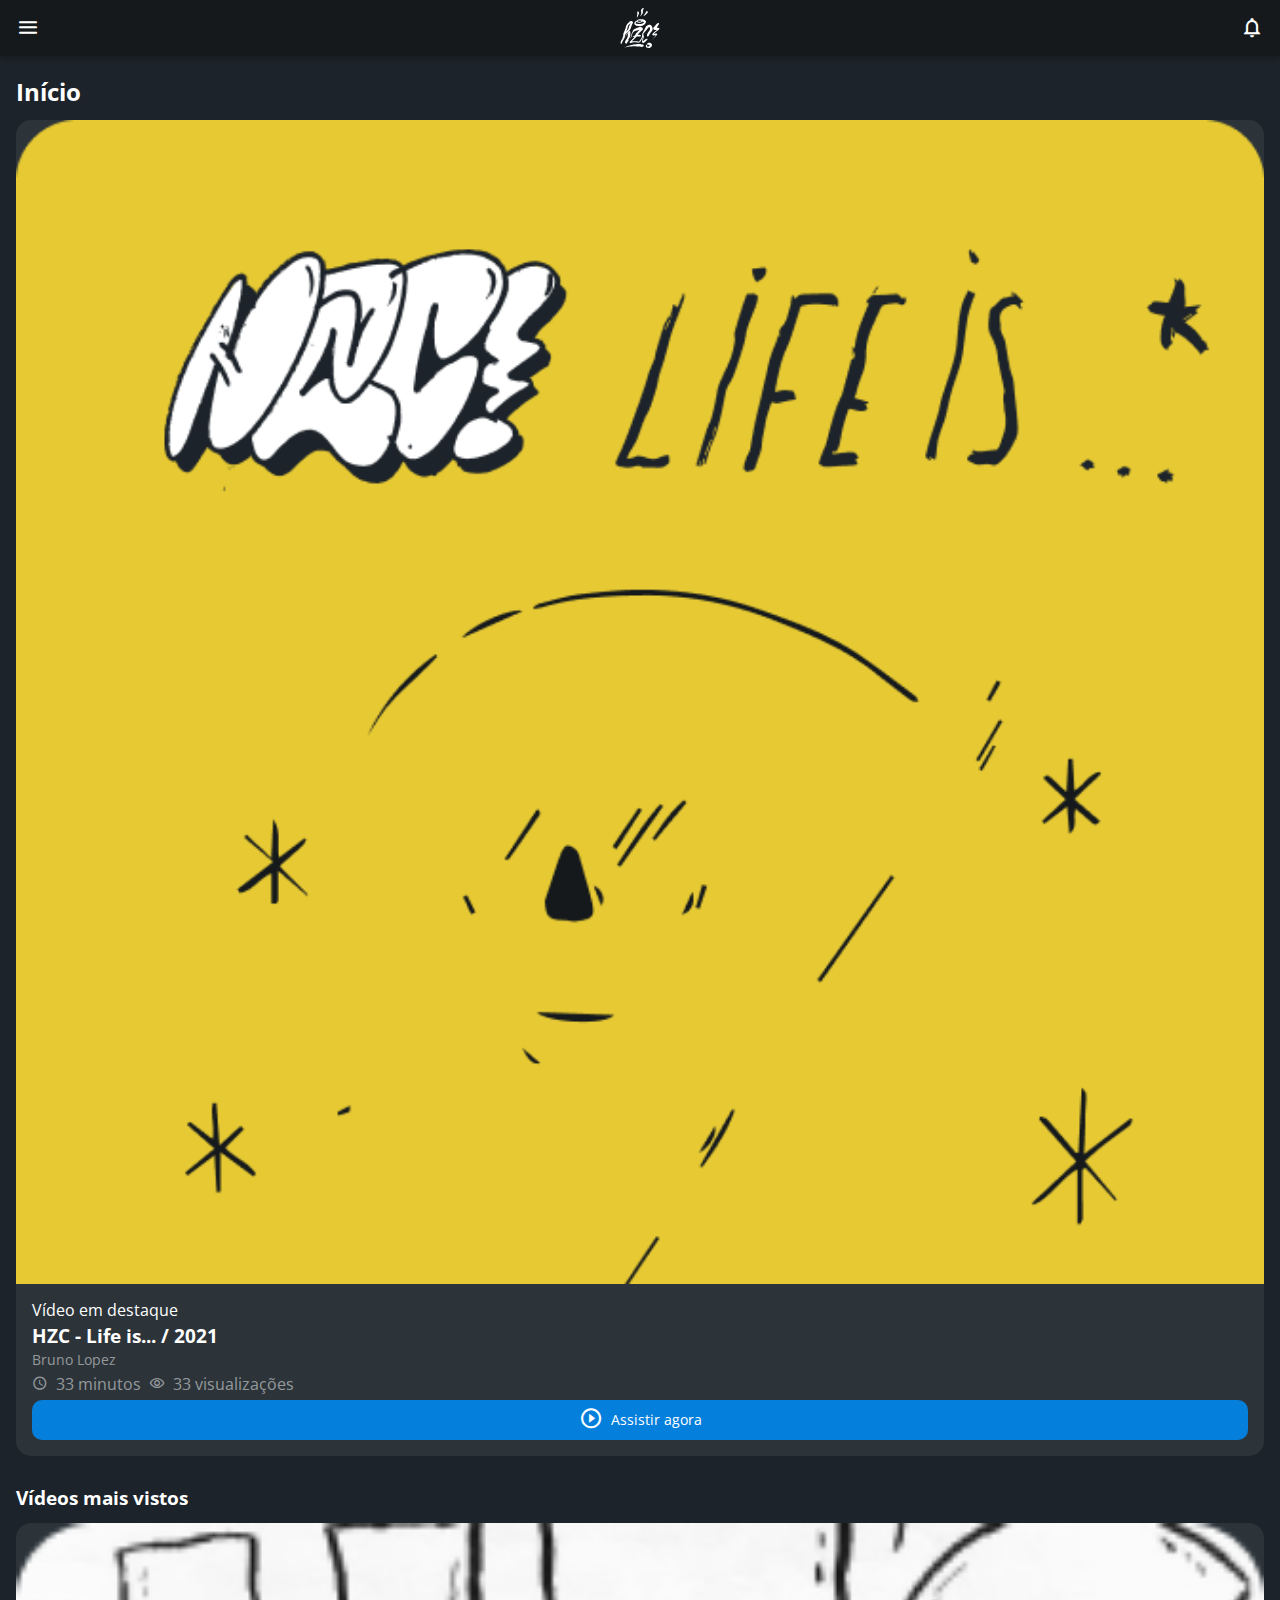
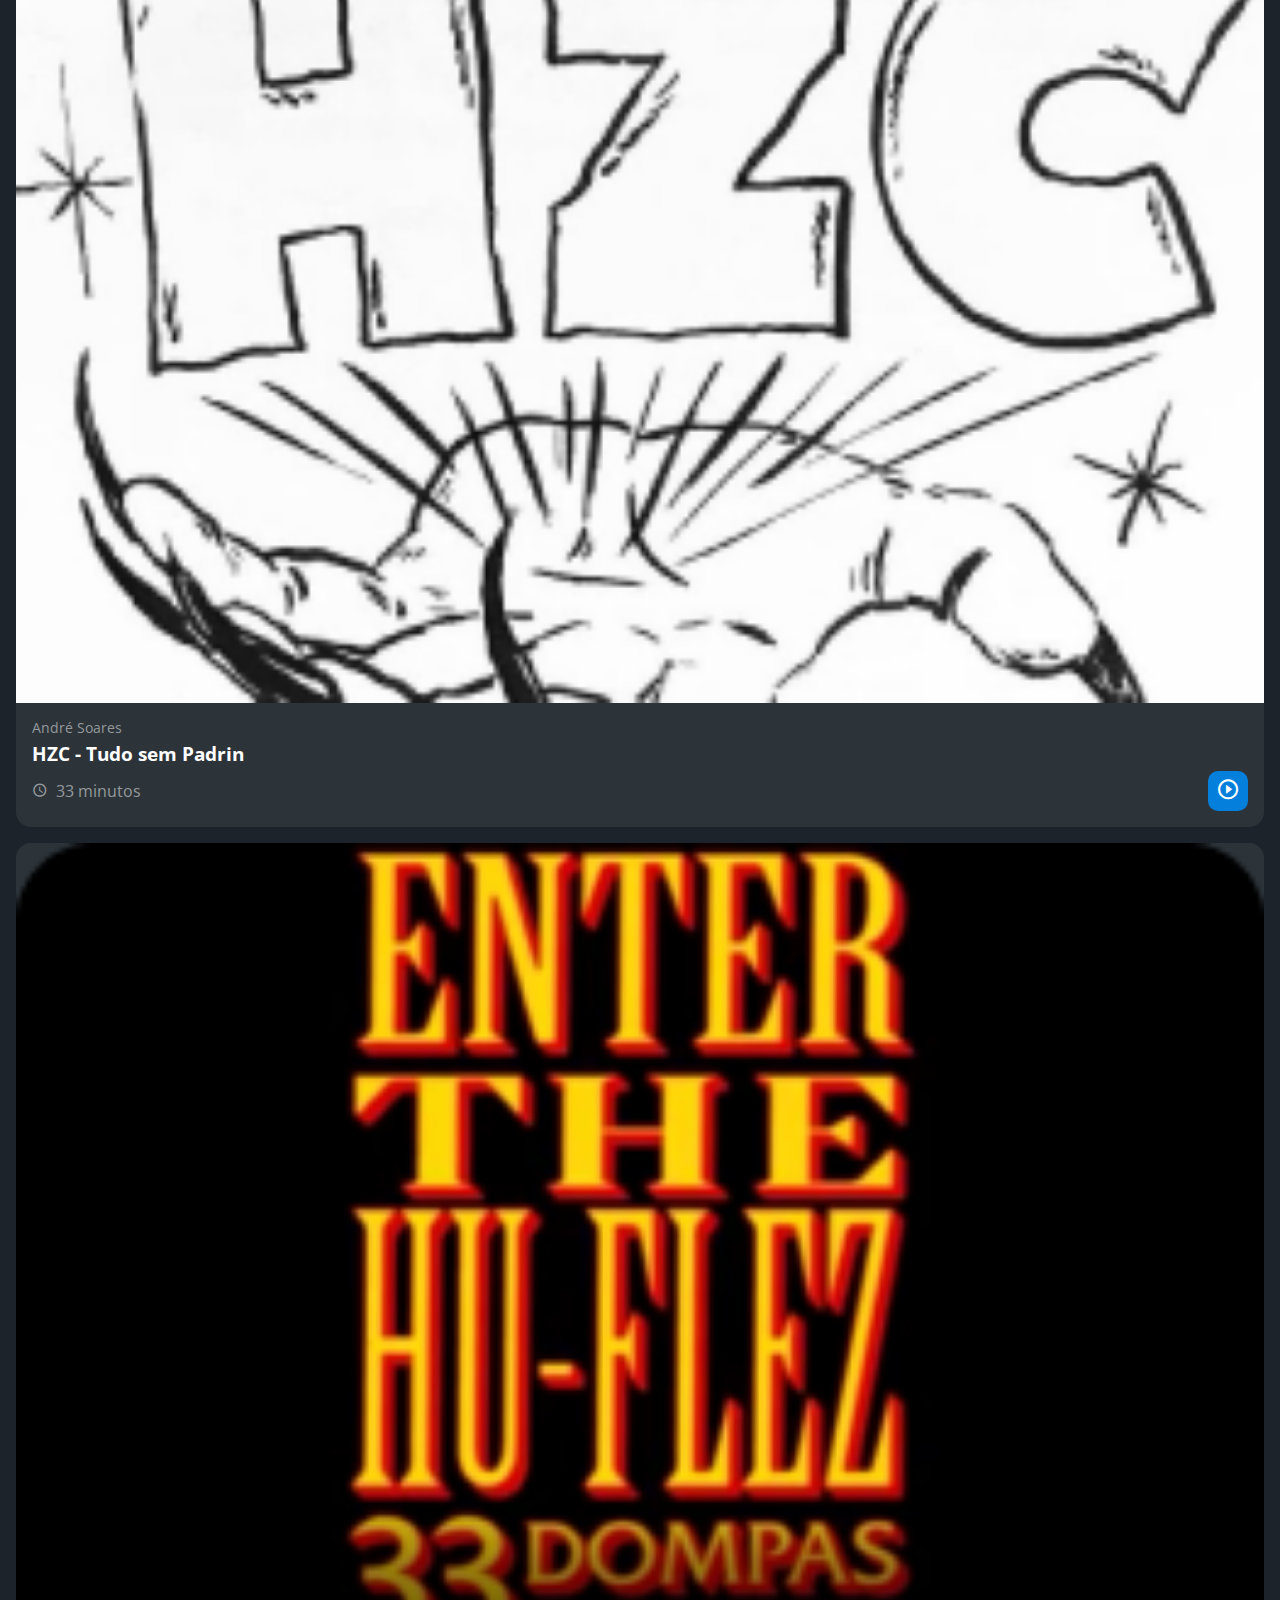
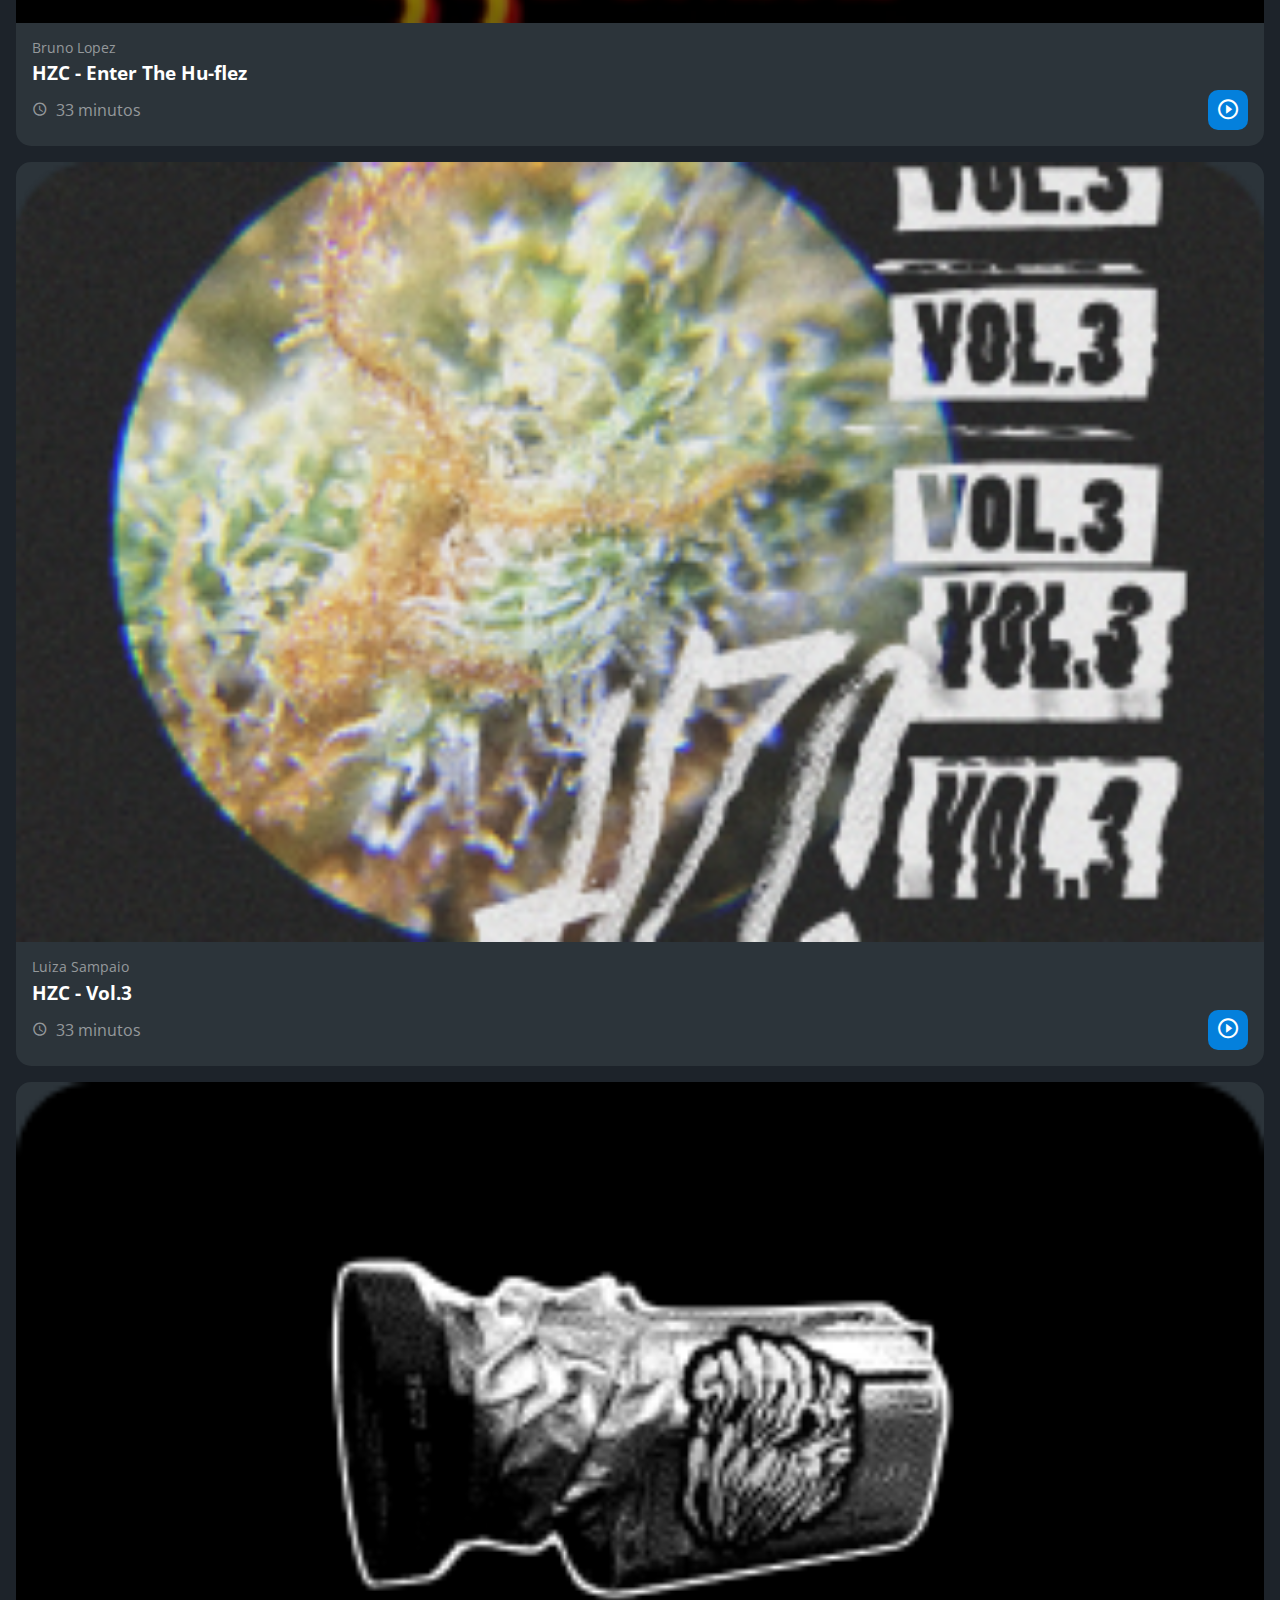
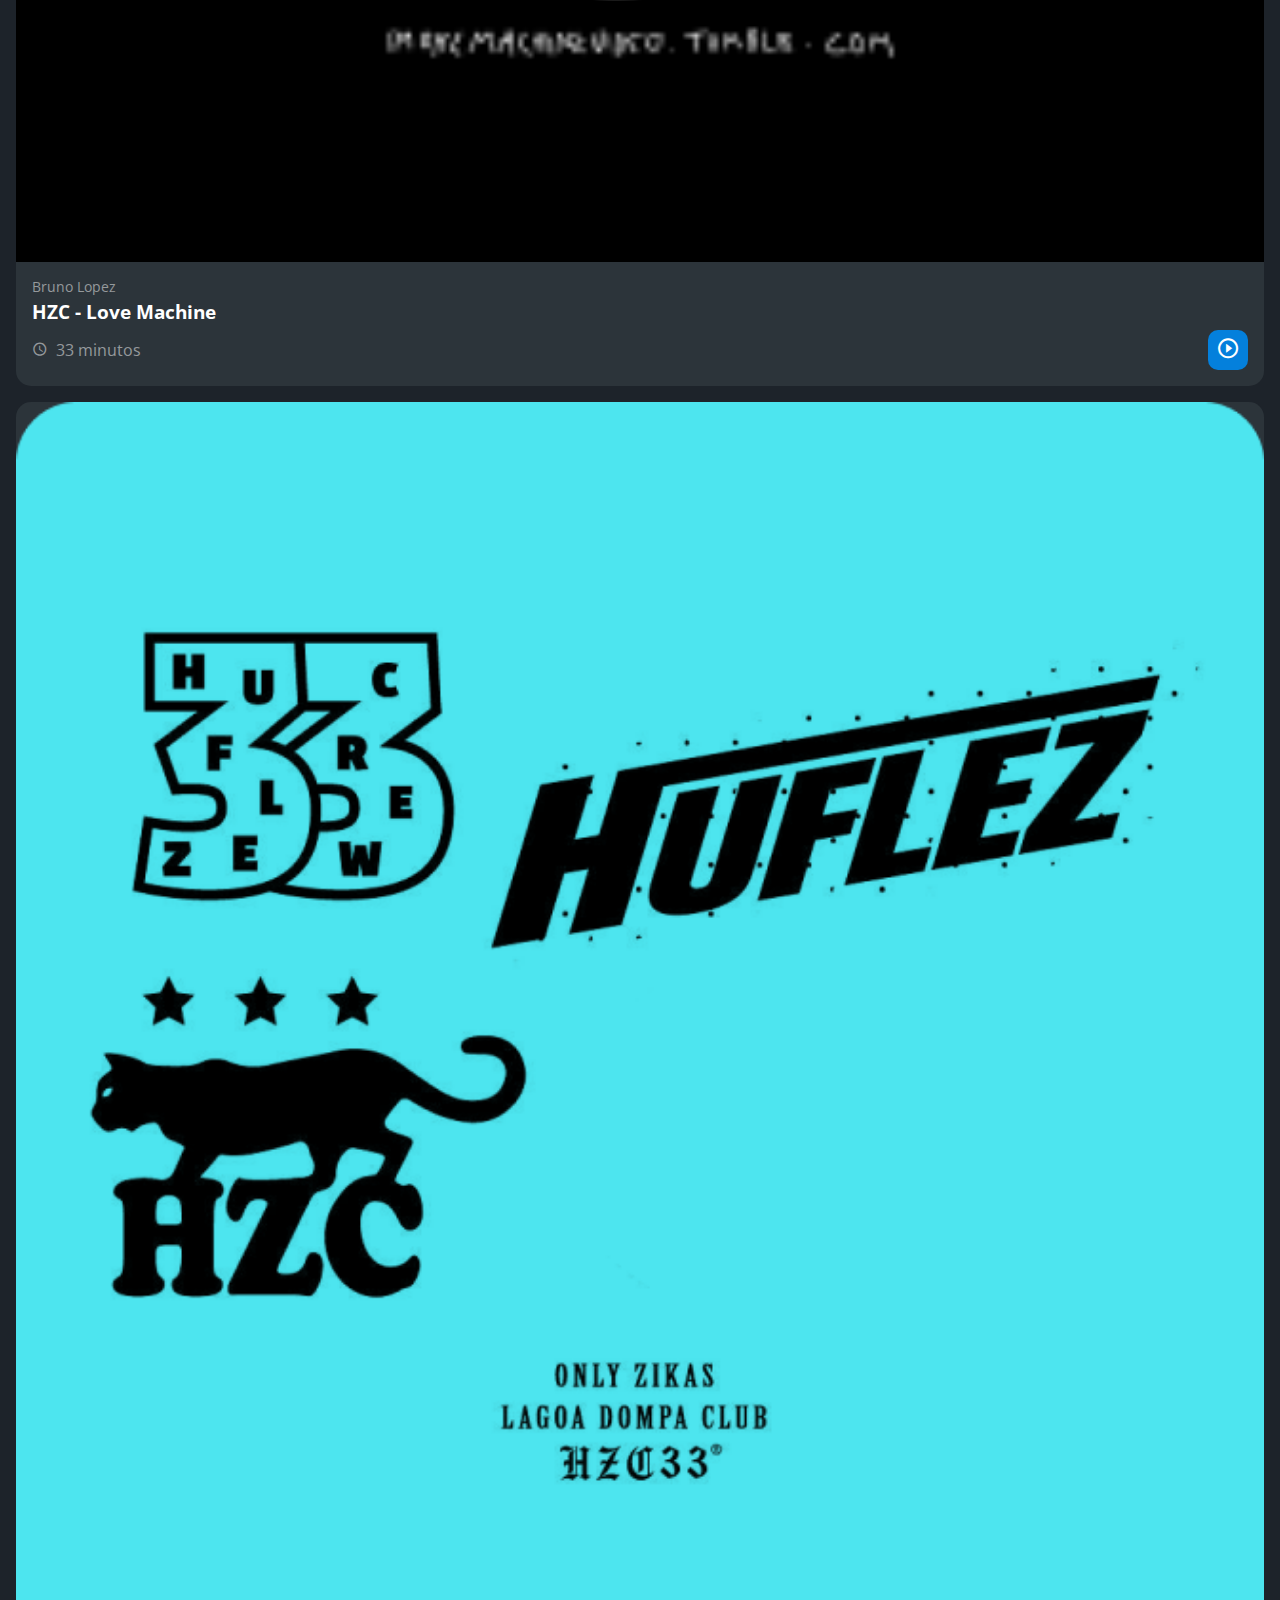
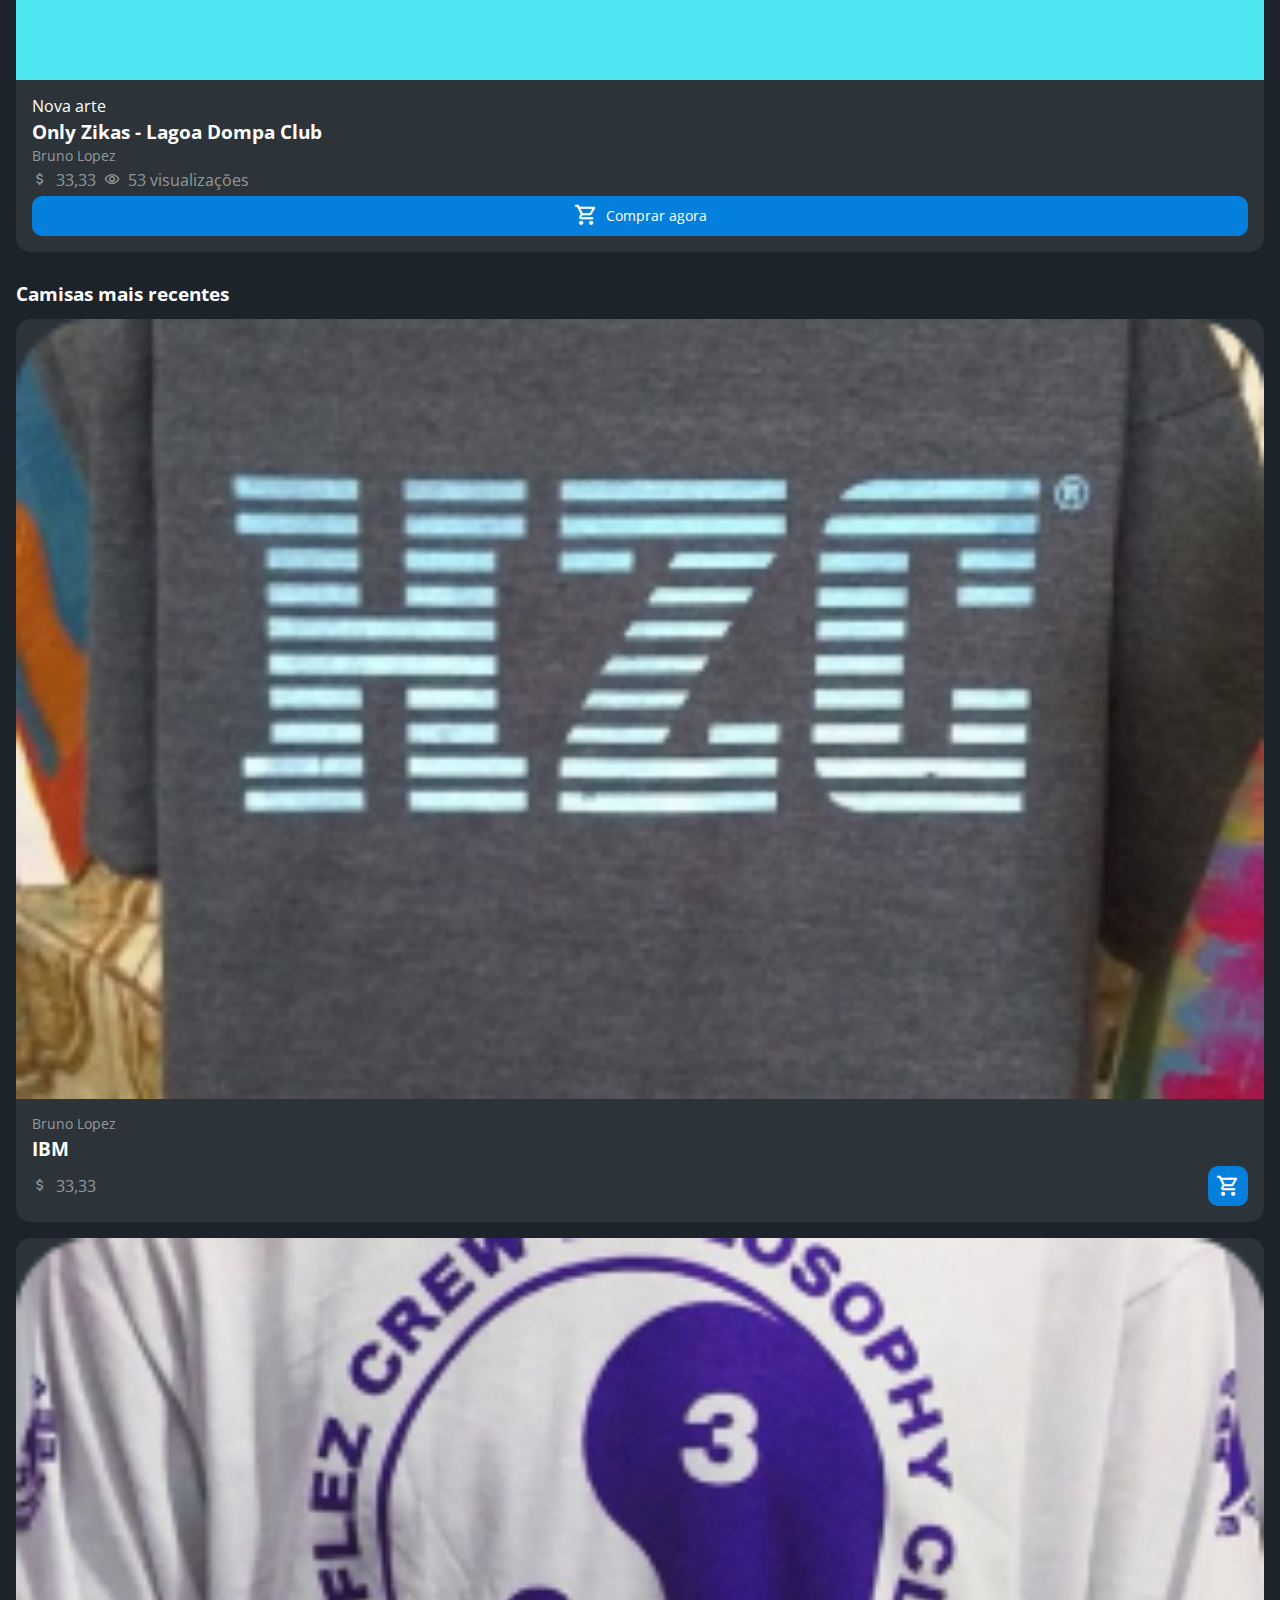
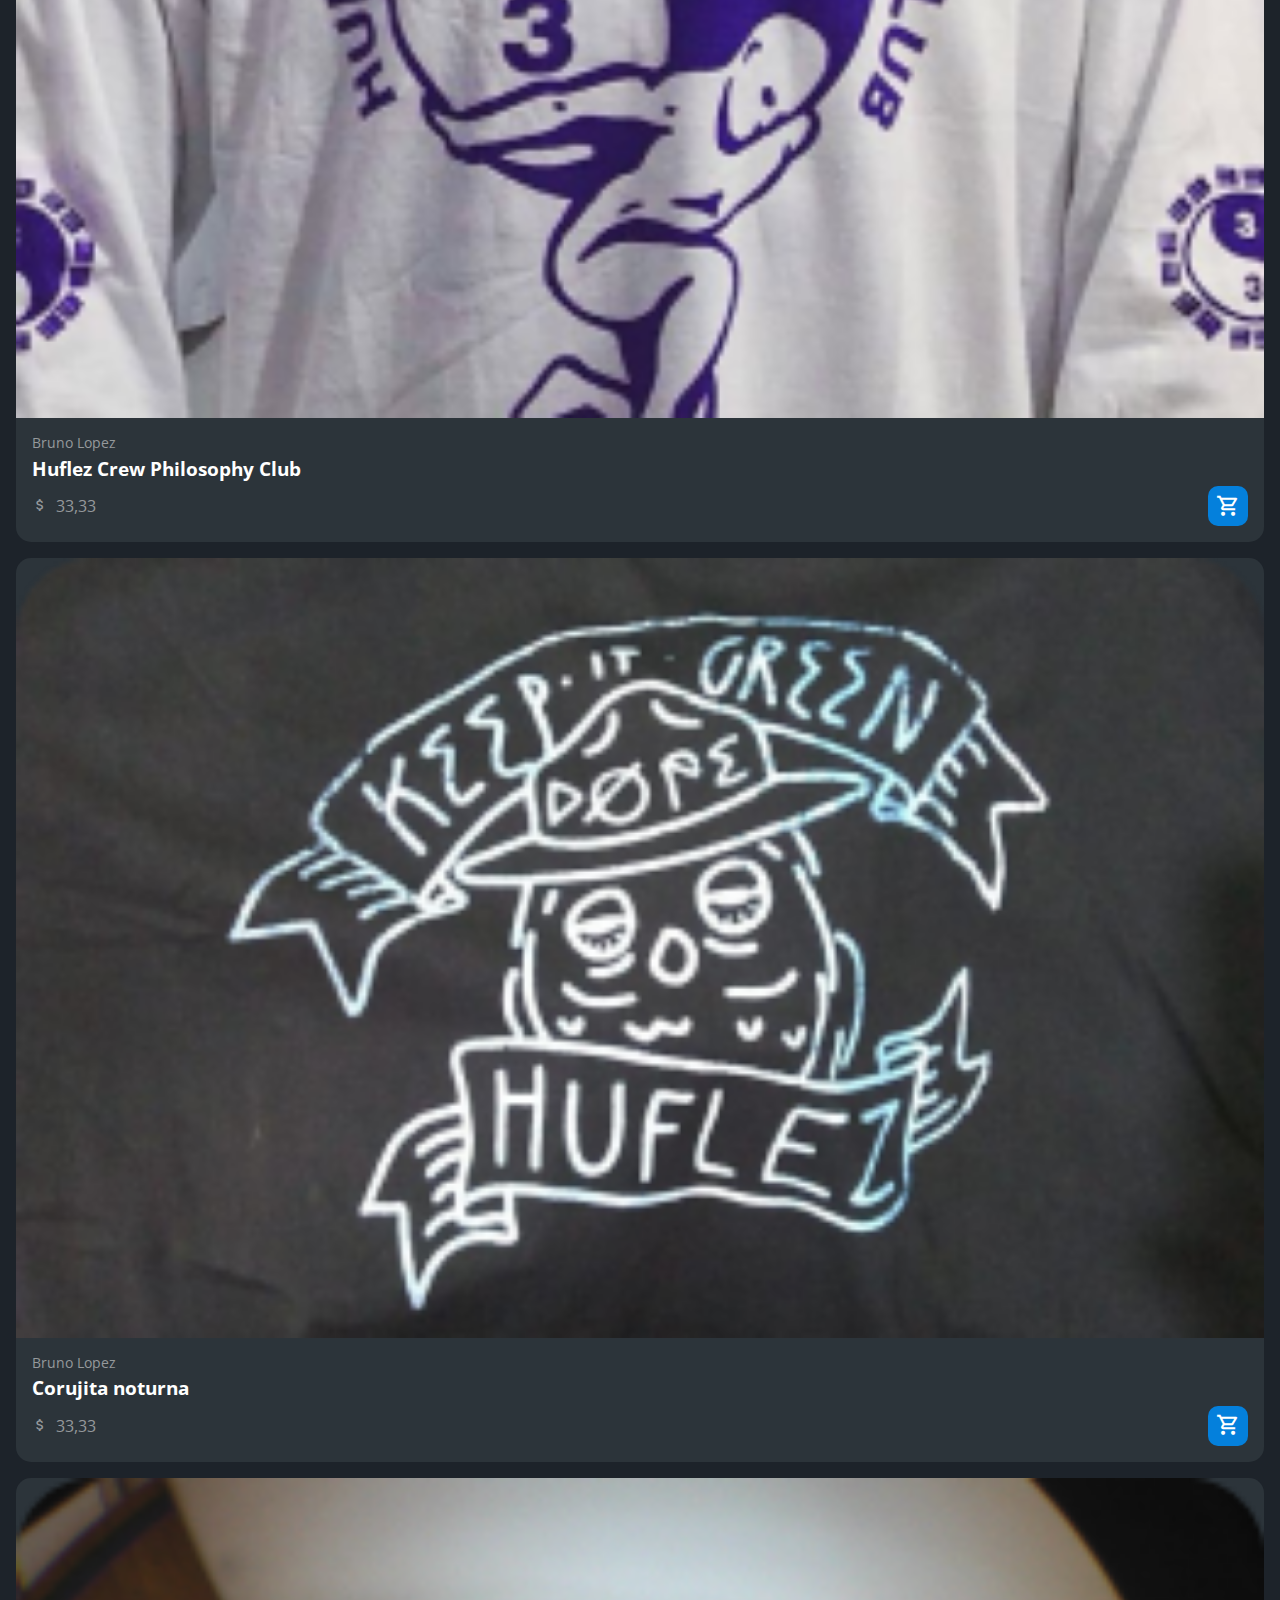
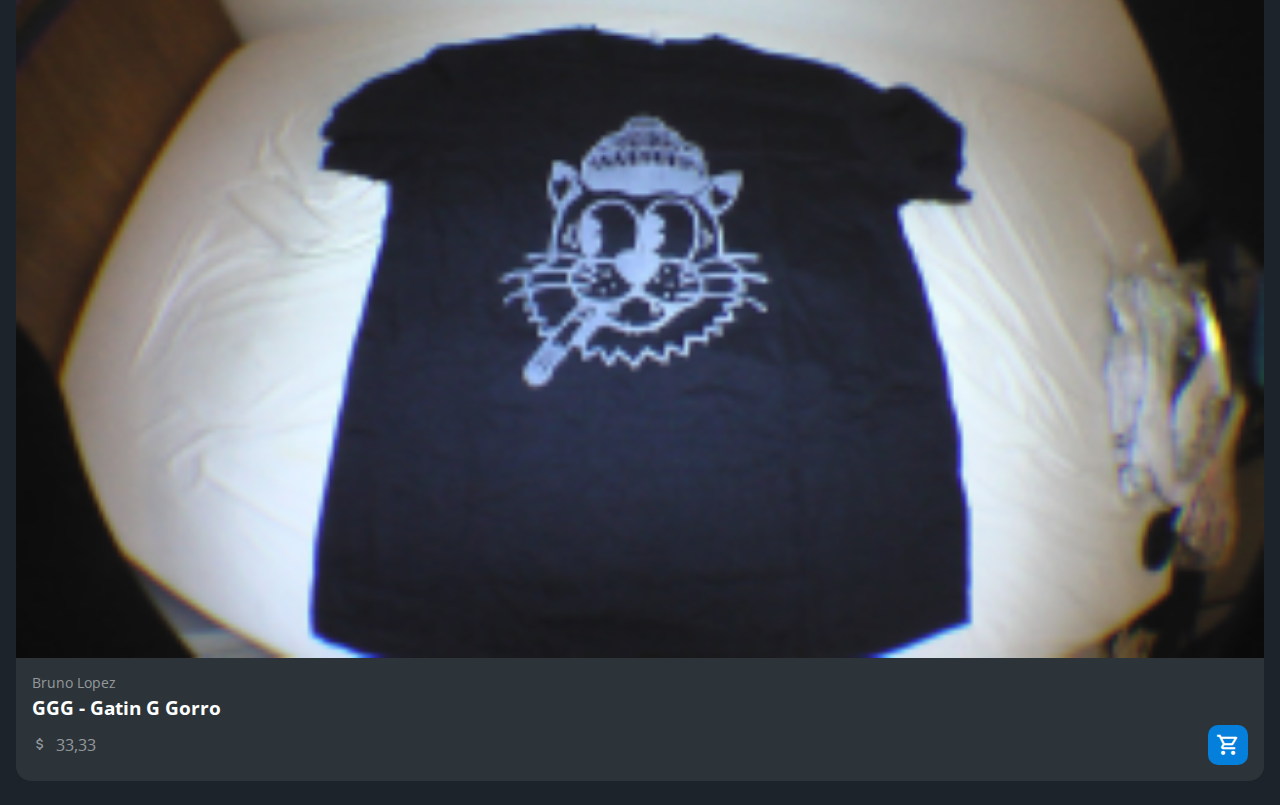
<file: index.html>
<!DOCTYPE html>
<html lang="pt-br">

<head>
    <meta charset="UTF-8">
    <meta http-equiv="X-UA-Compatible" content="IE=edge">
    <meta name="viewport" content="width=device-width, initial-scale=1.0">
    <title>HZC | Home</title>

    <!-- Fonte -->
    <link rel="preconnect" href="https://fonts.googleapis.com">
    <link rel="preconnect" href="https://fonts.gstatic.com" crossorigin>
    <link rel="stylesheet" href="https://fonts.googleapis.com/css2?family=Open+Sans:wght@400;600;700&display=swap">

    <link rel="stylesheet" href="./style/reset.css">
    <link rel="stylesheet" href="./style/style.css">
</head>

<body>
    <header class="cabecalho">
        <button class="cabecalho__menu" aria-label="Menu"><i></i></button>
        <img src="./img/logo.svg" alt="Logotipo da HZC" class="cabecalho__logo">
        <p class="cabecalho__perfil">Bruno Lopez</p>
        <button class="cabecalho__notificacao" aria-label="Notificação"><i></i></button>
    </header>

    <nav class="menu-lateral">
        <img src="./img/logo.svg" alt="Logotipo da HZC" class="menu-lateral__logo">
        <a href="#" class="menu-lateral__link menu-lateral__link--inicio menu-lateral__link--ativo">Ínicio</a>
        <a href="#" class="menu-lateral__link menu-lateral__link--videos">Vídeos</a>
        <a href="#" class="menu-lateral__link menu-lateral__link--picos">Picos</a>
        <a href="#" class="menu-lateral__link menu-lateral__link--integrantes">Integrantes</a>
        <a href="#" class="menu-lateral__link menu-lateral__link--camisas">Camisas</a>
        <a href="#" class="menu-lateral__link menu-lateral__link--pinturas">Pinturas</a>
    </nav>

    <main class="principal">
        <h2 class="titulo-pagina">Início</h2>
        <article class="cartao cartao--destaque destaque-video">
            <img src="./img/banner-mobile_1.png" alt="Banner do cartão" class="cartao__imagem cartao__imagem--mobile">
            <img src="./img/banner_1.png" alt="Banner do cartão" class="cartao__imagem cartao__imagem--desktop">
            <div class="cartao__conteudo">
                <p class="cartao__destaque">Vídeo em destaque</p>
                <h3 class="cartao__titulo">HZC - Life is... / 2021</h3>
                <p class="cartao__perfil">Bruno Lopez</p>
                <p class="cartao__info cartao__info--tempo">33 minutos</p>
                <p class="cartao__info cartao__info--visualizacao">33 visualizações</p>
                <button class="cartao__botao cartao__botao--play cartao__botao--destaque">Assistir agora</button>
            </div>
        </article>

        <article class="cartao cartao--recentes videos-recentes">
            <h3 class="cartao__titulo">Vídeos recentes</h3>
            <a href="#" class="cartao__link">Ver todos</a>
            <ul class="cartao__lista">
                <li class="cartao__item">
                    <img src="./img/miniatura_1.png" alt="Thumbnail" class="cartao__item-thumbnail">
                    <h4 class="cartao__item-titulo">HZC - Love machine</h4>
                    <p class="cartao__item-perfil">Júlia Fonseca</p>
                </li>

                <li class="cartao__item">
                    <img src="./img/miniatura_2.png" alt="Thumbnail" class="cartao__item-thumbnail">
                    <h4 class="cartao__item-titulo">HZC - Vol.3</h4>
                    <p class="cartao__item-perfil">Júlia Fonseca</p>
                </li>

                <li class="cartao__item">
                    <img src="./img/miniatura_3.png" alt="Thumbnail" class="cartao__item-thumbnail">
                    <h4 class="cartao__item-titulo">HZC - Pescaria na Urca</h4>
                    <p class="cartao__item-perfil">Júlia Fonseca</p>
                </li>

                <li class="cartao__item">
                    <img src="./img/miniatura_4.png" alt="Thumbnail" class="cartao__item-thumbnail">
                    <h4 class="cartao__item-titulo">Vidalocagi - Guerreiros do Asfalto</h4>
                    <p class="cartao__item-perfil">Júlia Fonseca</p>
                </li>

                <li class="cartao__item">
                    <img src="./img/miniatura_5.png" alt="Thumbnail" class="cartao__item-thumbnail">
                    <h4 class="cartao__item-titulo">Vidalocagi - Não importa o nível</h4>
                    <p class="cartao__item-perfil">Júlia Fonseca</p>
                </li>
            </ul>
        </article>

        <section class="secao secao-videos">
            <h3 class="titulo-secao">Vídeos mais vistos</h3>
            <article class="cartao">
                <img src="./img/video_1.png" alt="Vídeo" class="cartao__imagem">
                <div class="cartao__conteudo">
                    <p class="cartao__perfil">André Soares</p>
                    <h3 class="cartao__titulo">HZC - Tudo sem Padrin</h3>
                    <p class="cartao__info cartao__info--tempo">33 minutos</p>
                    <button class="cartao__botao cartao__botao--play" aria-label="Assistir agora"></button>
                </div>
            </article>

            <article class="cartao">
                <img src="./img/video_2.png" alt="Vídeo" class="cartao__imagem">
                <div class="cartao__conteudo">
                    <p class="cartao__perfil">Bruno Lopez</p>
                    <h3 class="cartao__titulo">HZC - Enter The Hu-flez</h3>
                    <p class="cartao__info cartao__info--tempo">33 minutos</p>
                    <button class="cartao__botao cartao__botao--play" aria-label="Assistir agora"></button>
                </div>
            </article>

            <article class="cartao">
                <img src="./img/video_3.png" alt="Vídeo" class="cartao__imagem">
                <div class="cartao__conteudo">
                    <p class="cartao__perfil">Luiza Sampaio</p>
                    <h3 class="cartao__titulo">HZC - Vol.3</h3>
                    <p class="cartao__info cartao__info--tempo">33 minutos</p>
                    <button class="cartao__botao cartao__botao--play" aria-label="Assistir agora"></button>
                </div>
            </article>

            <article class="cartao">
                <img src="./img/video_4.png" alt="Vídeo" class="cartao__imagem">
                <div class="cartao__conteudo">
                    <p class="cartao__perfil">Bruno Lopez</p>
                    <h3 class="cartao__titulo">HZC - Love Machine</h3>
                    <p class="cartao__info cartao__info--tempo">33 minutos</p>
                    <button class="cartao__botao cartao__botao--play" aria-label="Assistir agora"></button>
                </div>
            </article>
        </section>

        <article class="cartao cartao--recentes produtos-recentes">
            <h3 class="cartao__titulo">Novas artes</h3>
            <a href="#" class="cartao__link">Ver todas</a>
            <ul class="cartao__lista">
                <li class="cartao__item">
                    <img src="./img/miniatura_1.png" alt="Thumbnail" class="cartao__item-thumbnail">
                    <h4 class="cartao__item-titulo">Sem título 01</h4>
                    <p class="cartao__item-perfil">Antonio Tebyriçá</p>
                </li>

                <li class="cartao__item">
                    <img src="./img/miniatura_2.png" alt="Thumbnail" class="cartao__item-thumbnail">
                    <h4 class="cartao__item-titulo">Sem título 02</h4>
                    <p class="cartao__item-perfil">Antonio Tebyriçá</p>
                </li>

                <li class="cartao__item">
                    <img src="./img/miniatura_1.png" alt="Thumbnail" class="cartao__item-thumbnail">
                    <h4 class="cartao__item-titulo">Segurança</h4>
                    <p class="cartao__item-perfil">Raphael Gibson</p>
                </li>

                <li class="cartao__item">
                    <img src="./img/miniatura_1.png" alt="Thumbnail" class="cartao__item-thumbnail">
                    <h4 class="cartao__item-titulo">Malunguisse</h4>
                    <p class="cartao__item-perfil">Carolina Canavarro</p>
                </li>

                <li class="cartao__item">
                    <img src="./img/miniatura_1.png" alt="Thumbnail" class="cartao__item-thumbnail">
                    <h4 class="cartao__item-titulo">Coroa da converse</h4>
                    <p class="cartao__item-perfil">Nikolas de Murtas</p>
                </li>

                <li class="cartao__item">
                    <img src="./img/miniatura_1.png" alt="Thumbnail" class="cartao__item-thumbnail">
                    <h4 class="cartao__item-titulo">Sem título 03</h4>
                    <p class="cartao__item-perfil">Antonio Tebyriçá</p>
                </li>
            </ul>
        </article>

        <article class="cartao cartao--destaque destaque-produtos">
            <img src="./img/banner-mobile_2.png" alt="Banner do cartão" class="cartao__imagem cartao__imagem--mobile">
            <img src="./img/banner_2.png" alt="Banner do cartão" class="cartao__imagem cartao__imagem--desktop">
            <div class="cartao__conteudo">
                <p class="cartao__destaque">Nova arte</p>
                <h3 class="cartao__titulo">Only Zikas - Lagoa Dompa Club</h3>
                <p class="cartao__perfil">Bruno Lopez</p>
                <p class="cartao__info cartao__info--moeda">33,33</p>
                <p class="cartao__info cartao__info--visualizacao">53 visualizações</p>
                <button class="cartao__botao cartao__botao--carrinho cartao__botao--destaque">Comprar agora</button>
            </div>
        </article>

        <section class="secao secao-produtos">
            <h3 class="titulo-secao">Camisas mais recentes</h3>
            <article class="cartao">
                <img src="./img/produto_1.png" alt="Vídeo" class="cartao__imagem">
                <div class="cartao__conteudo">
                    <p class="cartao__perfil">Bruno Lopez</p>
                    <h3 class="cartao__titulo">IBM</h3>
                    <p class="cartao__info cartao__info--moeda">33,33</p>
                    <button class="cartao__botao cartao__botao--carrinho" aria-label="Comprar agora"></button>
                </div>
            </article>

            <article class="cartao">
                <img src="./img/produto_2.png" alt="Vídeo" class="cartao__imagem">
                <div class="cartao__conteudo">
                    <p class="cartao__perfil">Bruno Lopez</p>
                    <h3 class="cartao__titulo">Huflez Crew Philosophy Club</h3>
                    <p class="cartao__info cartao__info--moeda">33,33</p>
                    <button class="cartao__botao cartao__botao--carrinho" aria-label="Comprar agora"></button>
                </div>
            </article>

            <article class="cartao">
                <img src="./img/produto_3.png" alt="Vídeo" class="cartao__imagem">
                <div class="cartao__conteudo">
                    <p class="cartao__perfil">Bruno Lopez</p>
                    <h3 class="cartao__titulo">Corujita noturna</h3>
                    <p class="cartao__info cartao__info--moeda">33,33</p>
                    <button class="cartao__botao cartao__botao--carrinho" aria-label="Comprar agora"></button>
                </div>
            </article>

            <article class="cartao">
                <img src="./img/produto_4.png" alt="Vídeo" class="cartao__imagem">
                <div class="cartao__conteudo">
                    <p class="cartao__perfil">Bruno Lopez</p>
                    <h3 class="cartao__titulo">GGG - Gatin G Gorro</h3>
                    <p class="cartao__info cartao__info--moeda">33,33</p>
                    <button class="cartao__botao cartao__botao--carrinho" aria-label="Comprar agora"></button>
                </div>
            </article>
        </section>
    </main>

    <script src="./script/script.js"></script>
</body>

</html>
</file>
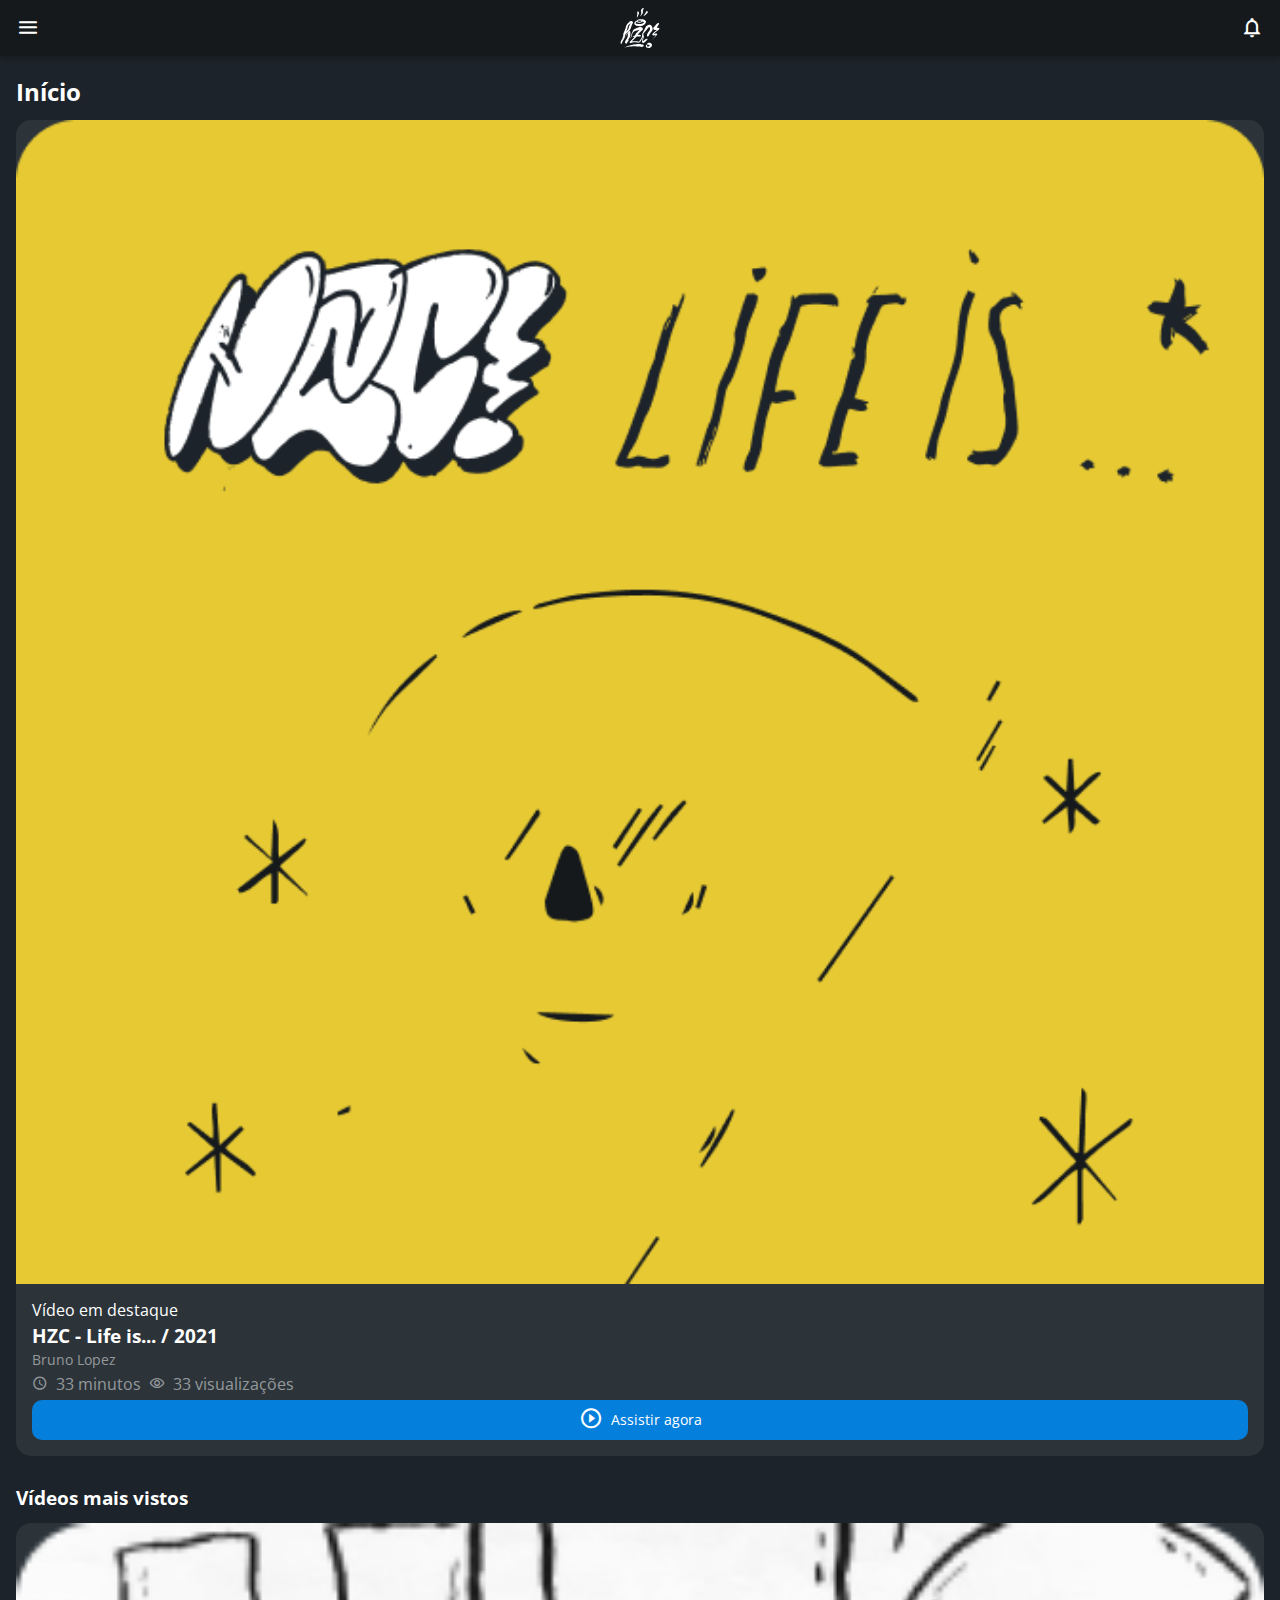
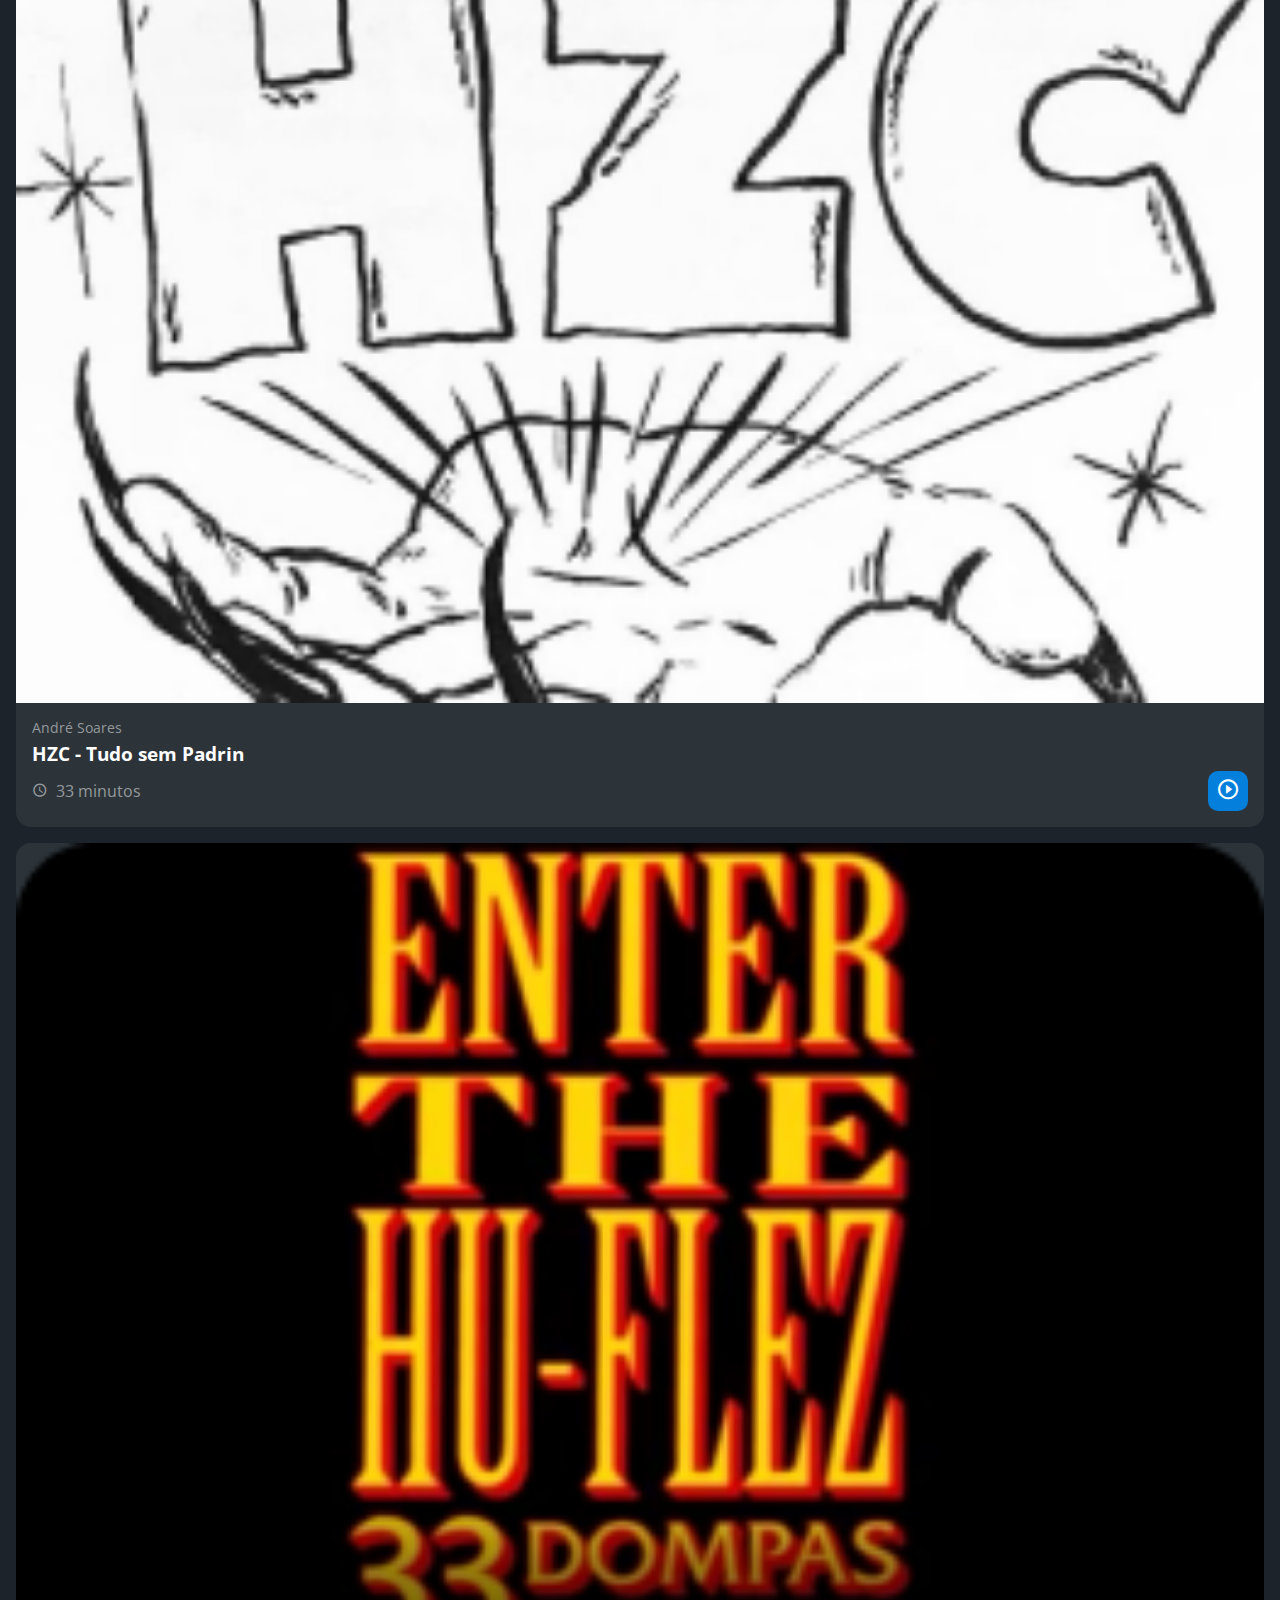
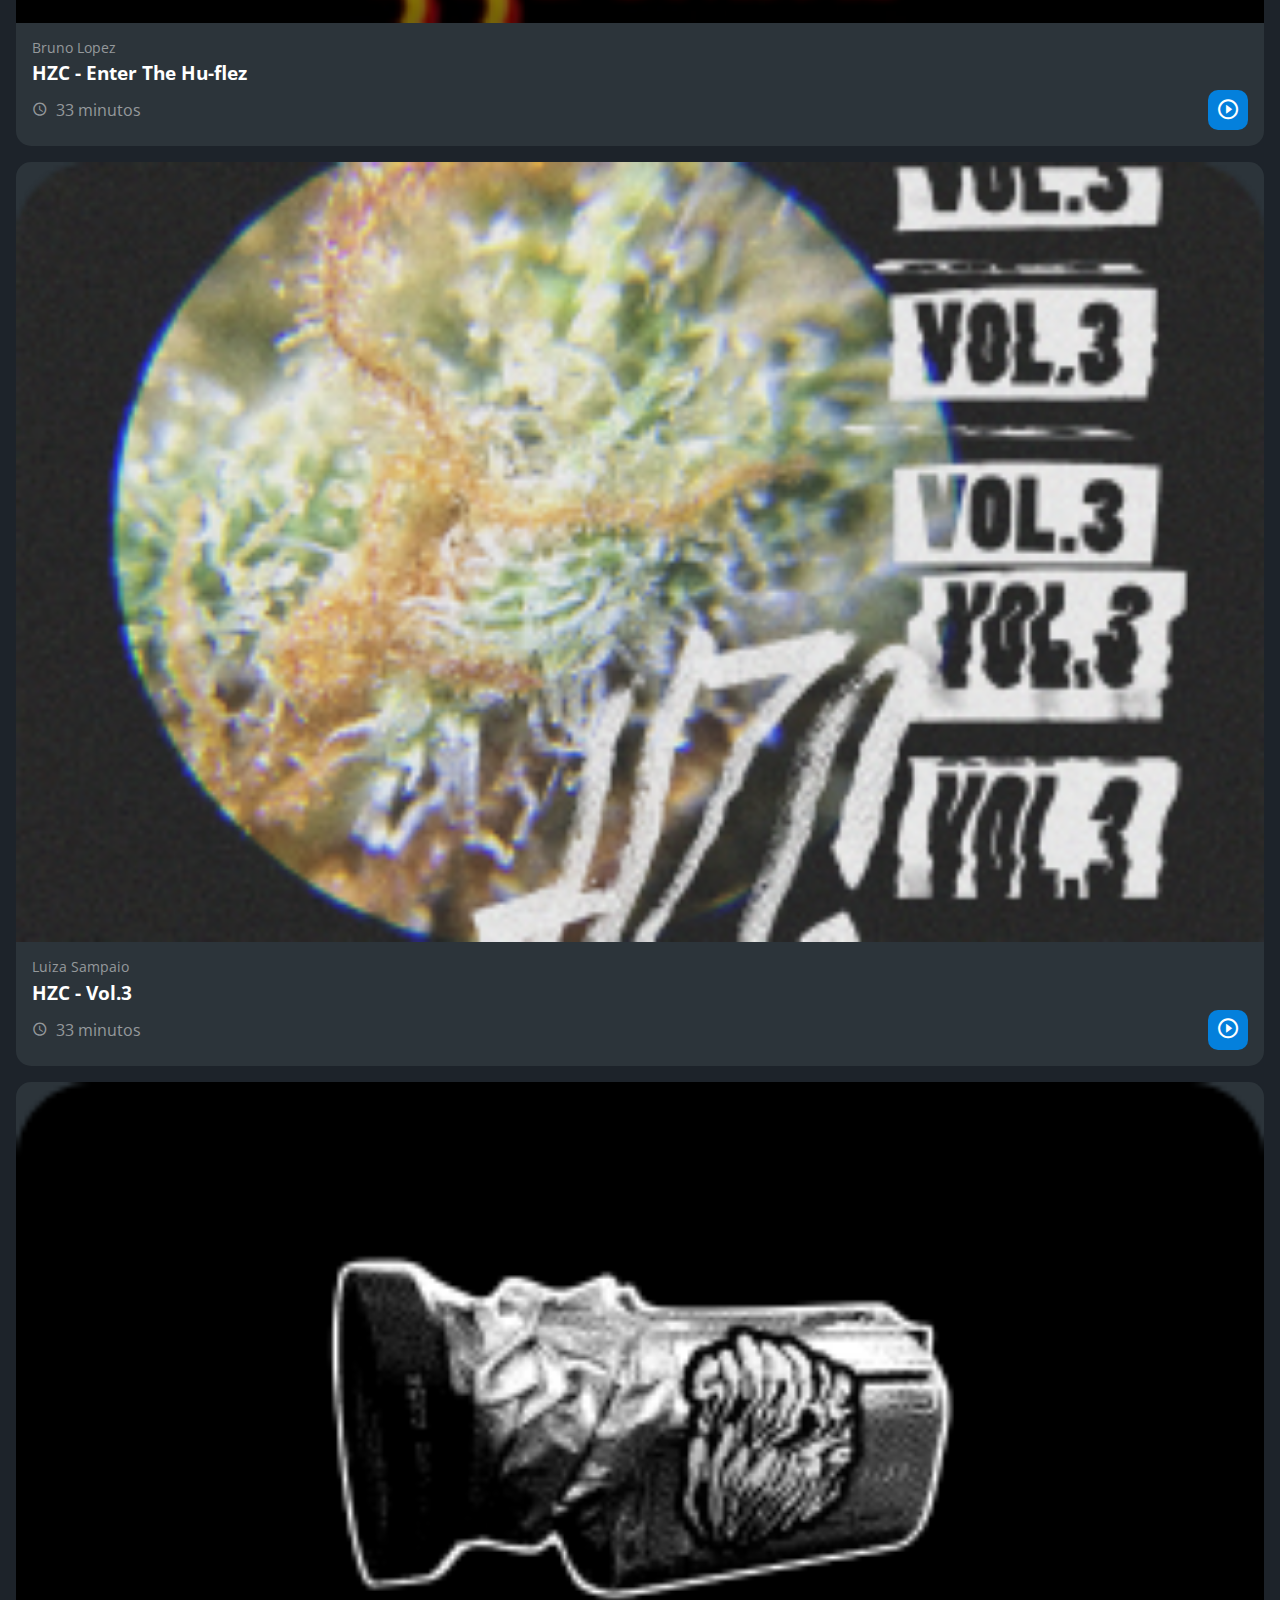
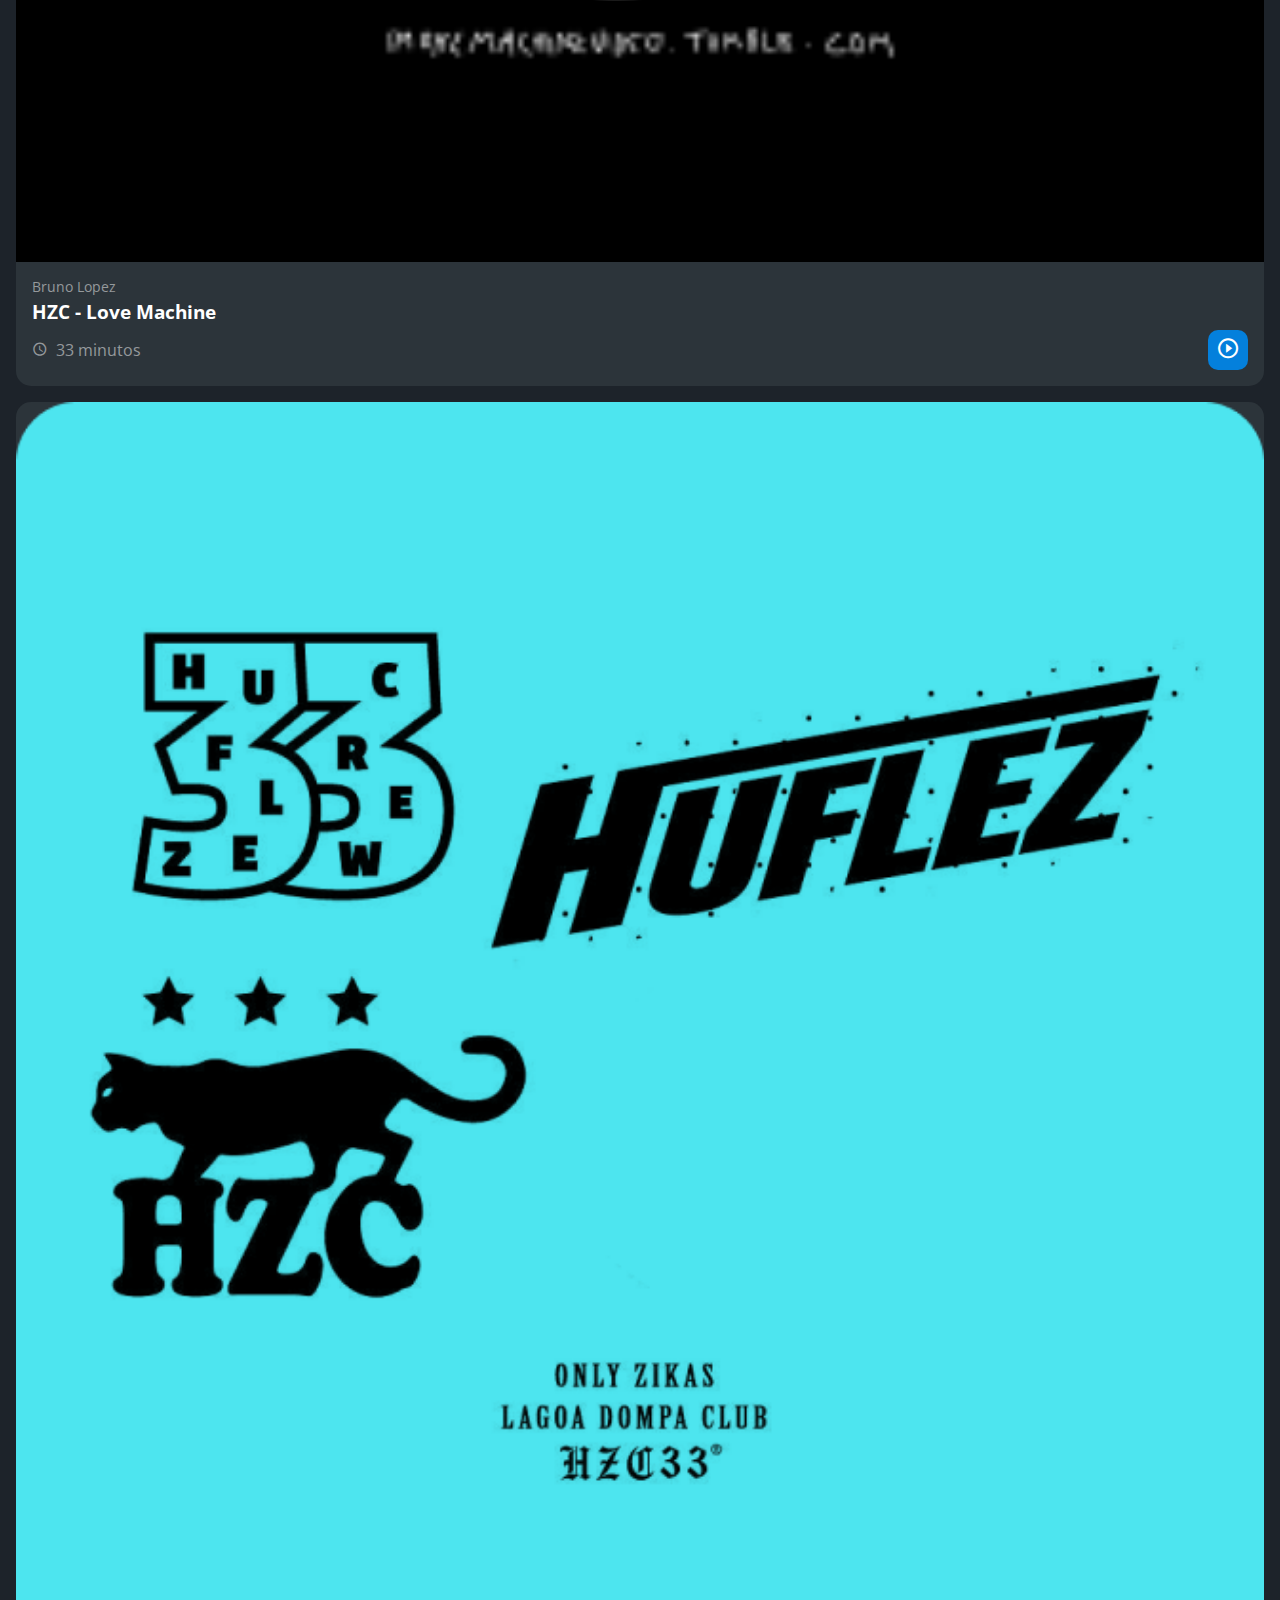
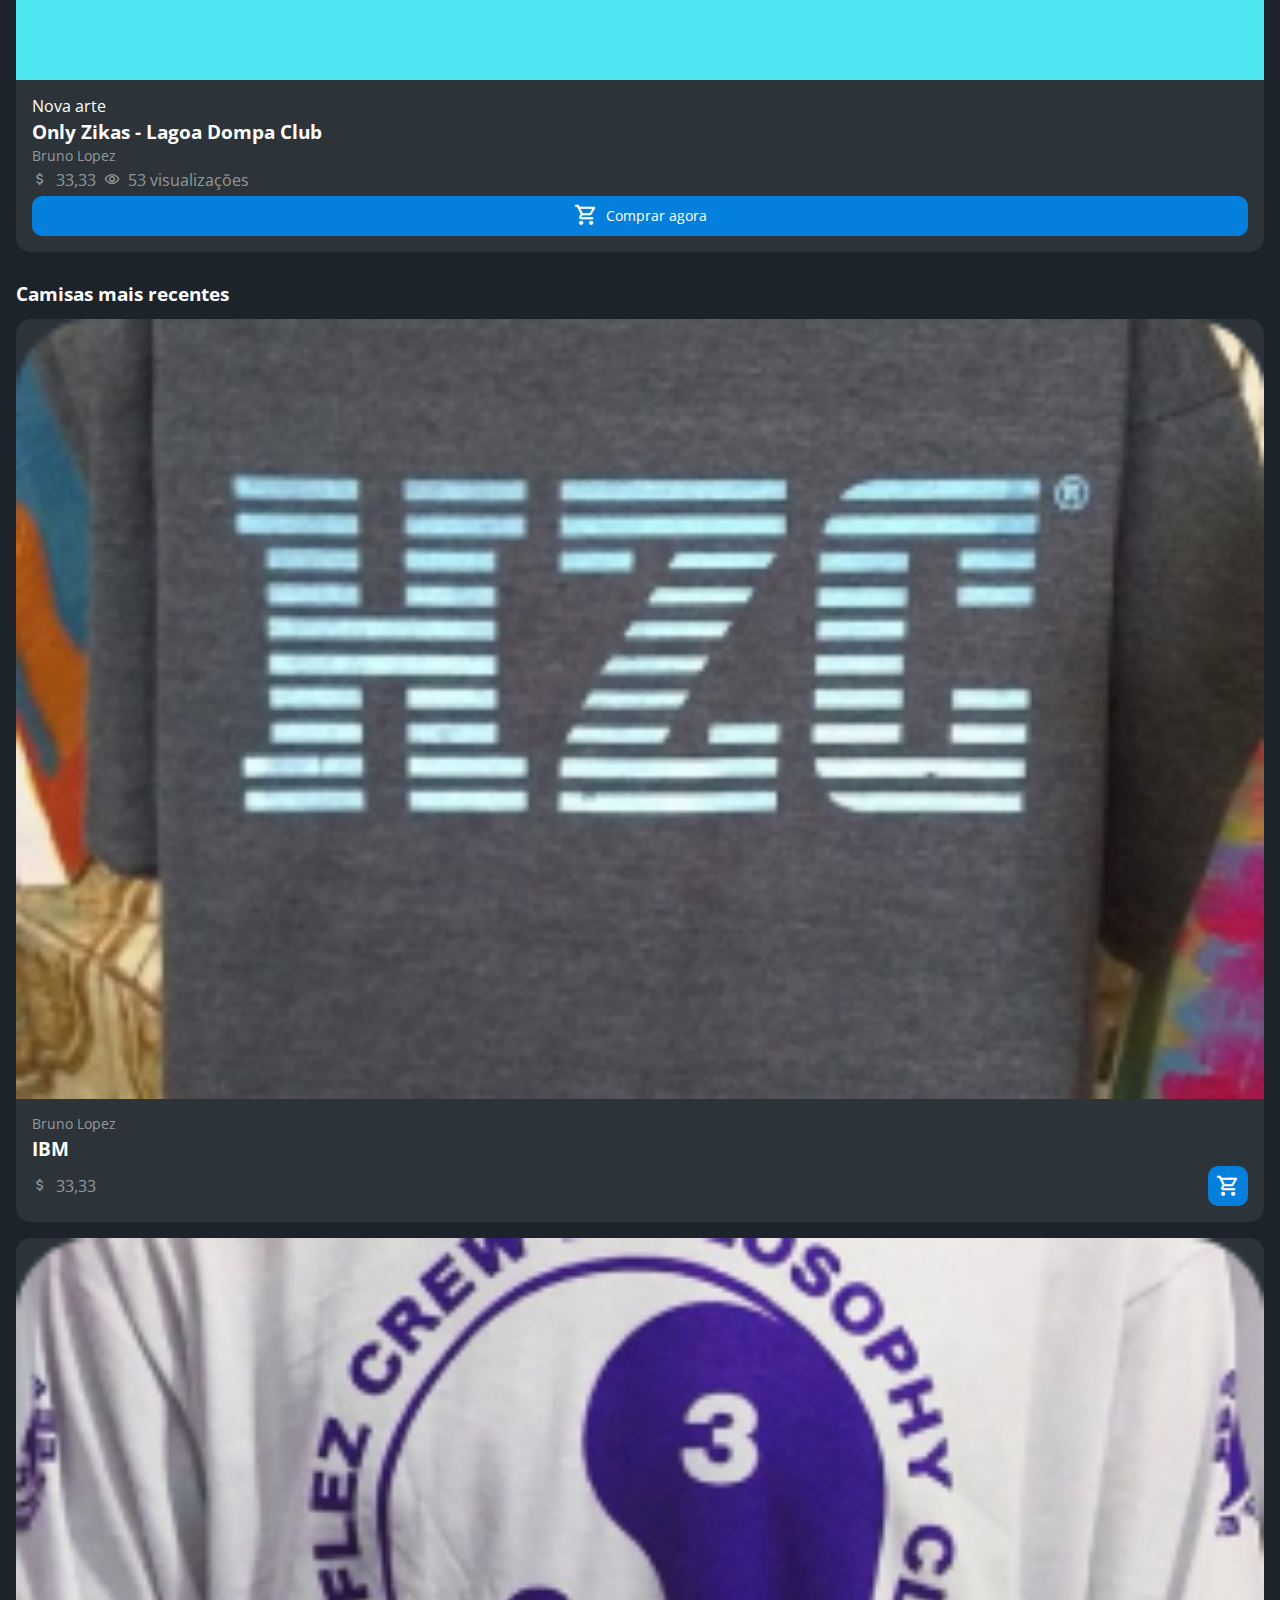
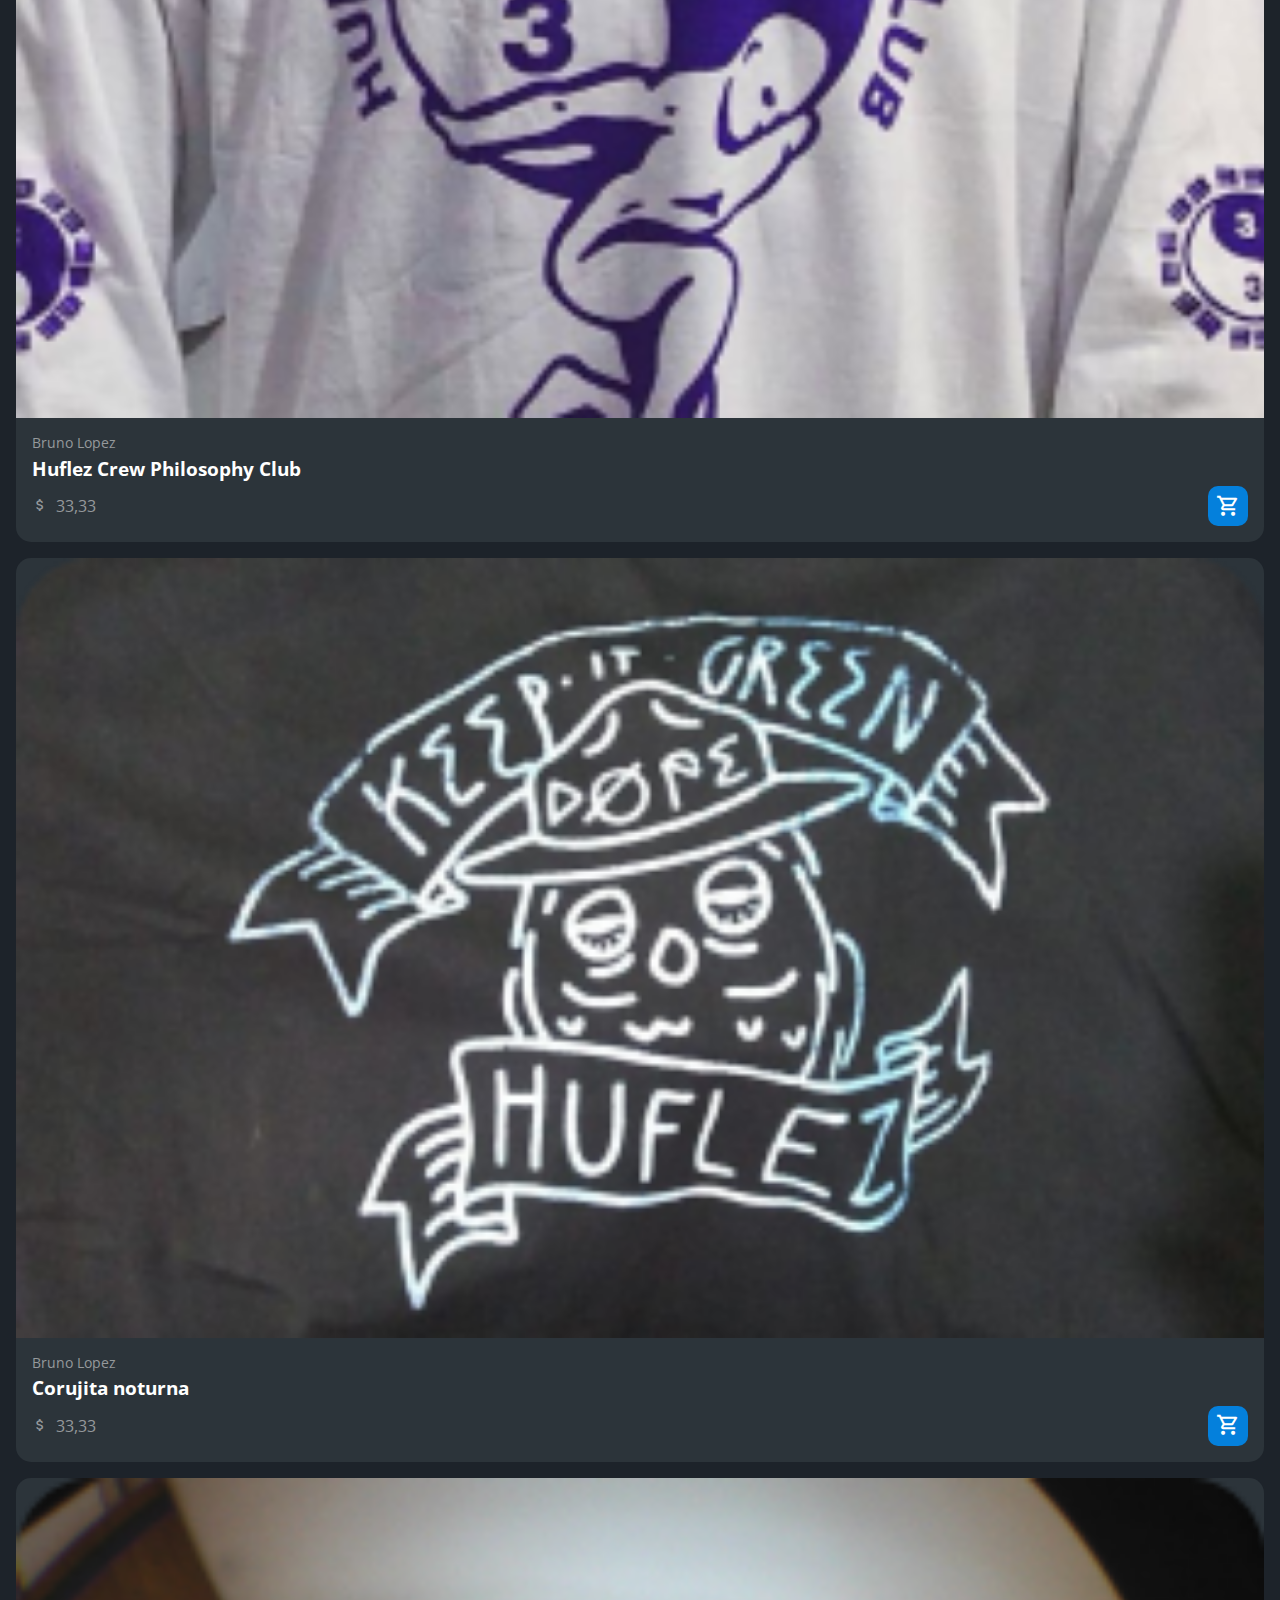
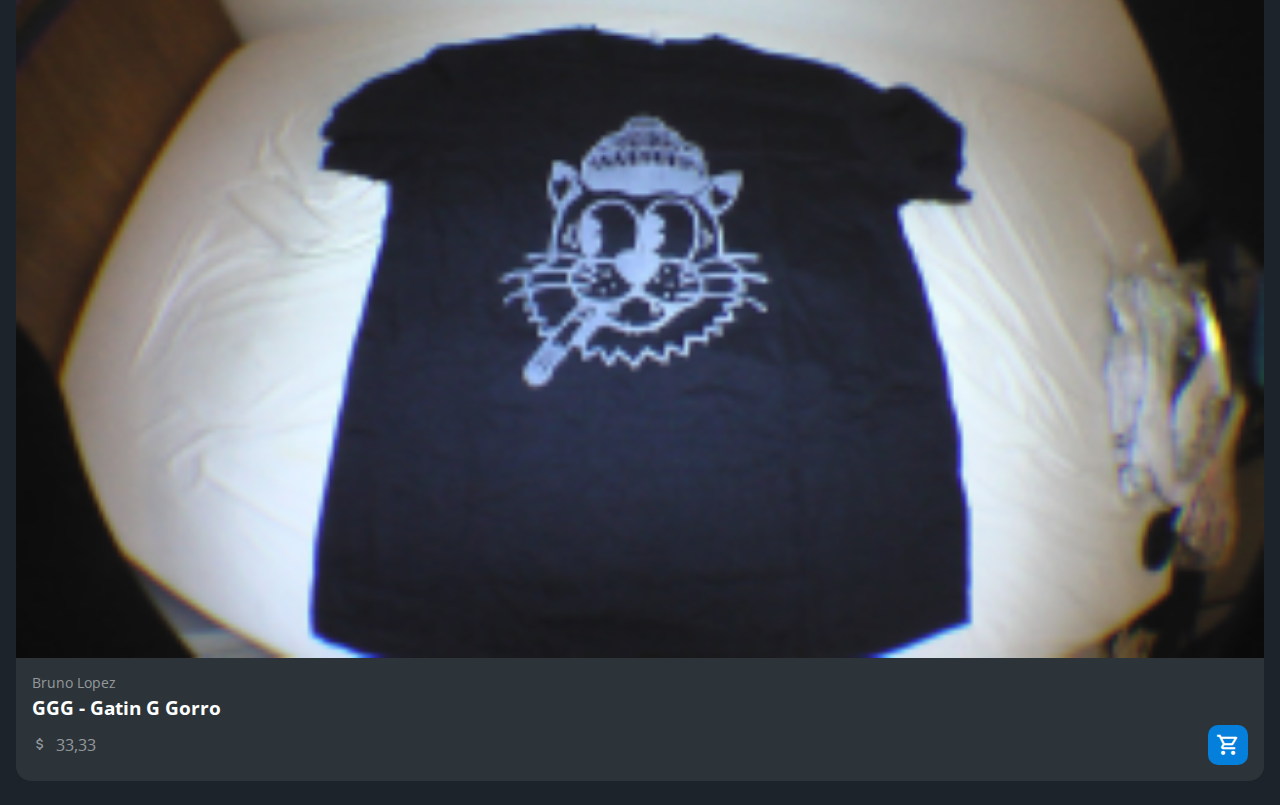
<file: src/index.html>
<!DOCTYPE html>
<html lang="pt-br">

<head>
    <meta charset="UTF-8">
    <meta http-equiv="X-UA-Compatible" content="IE=edge">
    <meta name="viewport" content="width=device-width, initial-scale=1.0">
    <title>HZC | Home</title>

    <!-- Fonte -->
    <link rel="preconnect" href="https://fonts.googleapis.com">
    <link rel="preconnect" href="https://fonts.gstatic.com" crossorigin>
    <link rel="stylesheet" href="https://fonts.googleapis.com/css2?family=Open+Sans:wght@400;600;700&display=swap">

    <link rel="stylesheet" href="./style/reset.css">
    <link rel="stylesheet" href="./style/style.css">
</head>

<body>
    <header class="cabecalho">
        <button class="cabecalho__menu" aria-label="Menu"><i></i></button>
        <img src="./img/logo.svg" alt="Logotipo da HZC" class="cabecalho__logo">
        <p class="cabecalho__perfil">Bruno Lopez</p>
        <button class="cabecalho__notificacao" aria-label="Notificação"><i></i></button>
    </header>

    <nav class="menu-lateral">
        <img src="./img/logo.svg" alt="Logotipo da HZC" class="menu-lateral__logo">
        <a href="./index.html" class="menu-lateral__link menu-lateral__link--inicio menu-lateral__link--ativo">Ínicio</a>
        <a href="#" class="menu-lateral__link menu-lateral__link--videos">Vídeos</a>
        <a href="./picos.html" class="menu-lateral__link menu-lateral__link--picos">Picos</a>
        <a href="#" class="menu-lateral__link menu-lateral__link--integrantes">Integrantes</a>
        <a href="#" class="menu-lateral__link menu-lateral__link--camisas">Camisas</a>
        <a href="#" class="menu-lateral__link menu-lateral__link--pinturas">Pinturas</a>
    </nav>

    <main class="principal">
        <h2 class="titulo-pagina">Início</h2>
        <article class="cartao cartao--destaque destaque-video">
            <img src="./img/banner-mobile_1.png" alt="Banner do cartão" class="cartao__imagem cartao__imagem--mobile">
            <img src="./img/banner_1.png" alt="Banner do cartão" class="cartao__imagem cartao__imagem--desktop">
            <div class="cartao__conteudo">
                <p class="cartao__destaque">Vídeo em destaque</p>
                <h3 class="cartao__titulo">HZC - Life is... / 2021</h3>
                <p class="cartao__perfil">Bruno Lopez</p>
                <p class="cartao__info cartao__info--tempo">33 minutos</p>
                <p class="cartao__info cartao__info--visualizacao">33 visualizações</p>
                <button class="cartao__botao cartao__botao--play cartao__botao--destaque">Assistir agora</button>
            </div>
        </article>

        <article class="cartao cartao--recentes videos-recentes">
            <h3 class="cartao__titulo">Vídeos recentes</h3>
            <a href="#" class="cartao__link">Ver todos</a>
            <ul class="cartao__lista">
                <li class="cartao__item">
                    <img src="./img/miniatura_1.png" alt="Thumbnail" class="cartao__item-thumbnail">
                    <h4 class="cartao__item-titulo">HZC - Love machine</h4>
                    <p class="cartao__item-perfil">Júlia Fonseca</p>
                </li>

                <li class="cartao__item">
                    <img src="./img/miniatura_2.png" alt="Thumbnail" class="cartao__item-thumbnail">
                    <h4 class="cartao__item-titulo">HZC - Vol.3</h4>
                    <p class="cartao__item-perfil">Júlia Fonseca</p>
                </li>

                <li class="cartao__item">
                    <img src="./img/miniatura_3.png" alt="Thumbnail" class="cartao__item-thumbnail">
                    <h4 class="cartao__item-titulo">HZC - Pescaria na Urca</h4>
                    <p class="cartao__item-perfil">Júlia Fonseca</p>
                </li>

                <li class="cartao__item">
                    <img src="./img/miniatura_4.png" alt="Thumbnail" class="cartao__item-thumbnail">
                    <h4 class="cartao__item-titulo">Vidalocagi - Guerreiros do Asfalto</h4>
                    <p class="cartao__item-perfil">Júlia Fonseca</p>
                </li>

                <li class="cartao__item">
                    <img src="./img/miniatura_5.png" alt="Thumbnail" class="cartao__item-thumbnail">
                    <h4 class="cartao__item-titulo">Vidalocagi - Não importa o nível</h4>
                    <p class="cartao__item-perfil">Júlia Fonseca</p>
                </li>
            </ul>
        </article>

        <section class="secao secao-videos">
            <h3 class="titulo-secao">Vídeos mais vistos</h3>
            <article class="cartao">
                <img src="./img/video_1.png" alt="Vídeo" class="cartao__imagem">
                <div class="cartao__conteudo">
                    <p class="cartao__perfil">André Soares</p>
                    <h3 class="cartao__titulo">HZC - Tudo sem Padrin</h3>
                    <p class="cartao__info cartao__info--tempo">33 minutos</p>
                    <button class="cartao__botao cartao__botao--play" aria-label="Assistir agora"></button>
                </div>
            </article>

            <article class="cartao">
                <img src="./img/video_2.png" alt="Vídeo" class="cartao__imagem">
                <div class="cartao__conteudo">
                    <p class="cartao__perfil">Bruno Lopez</p>
                    <h3 class="cartao__titulo">HZC - Enter The Hu-flez</h3>
                    <p class="cartao__info cartao__info--tempo">33 minutos</p>
                    <button class="cartao__botao cartao__botao--play" aria-label="Assistir agora"></button>
                </div>
            </article>

            <article class="cartao">
                <img src="./img/video_3.png" alt="Vídeo" class="cartao__imagem">
                <div class="cartao__conteudo">
                    <p class="cartao__perfil">Luiza Sampaio</p>
                    <h3 class="cartao__titulo">HZC - Vol.3</h3>
                    <p class="cartao__info cartao__info--tempo">33 minutos</p>
                    <button class="cartao__botao cartao__botao--play" aria-label="Assistir agora"></button>
                </div>
            </article>

            <article class="cartao">
                <img src="./img/video_4.png" alt="Vídeo" class="cartao__imagem">
                <div class="cartao__conteudo">
                    <p class="cartao__perfil">Bruno Lopez</p>
                    <h3 class="cartao__titulo">HZC - Love Machine</h3>
                    <p class="cartao__info cartao__info--tempo">33 minutos</p>
                    <button class="cartao__botao cartao__botao--play" aria-label="Assistir agora"></button>
                </div>
            </article>
        </section>

        <article class="cartao cartao--recentes produtos-recentes">
            <h3 class="cartao__titulo">Novas artes</h3>
            <a href="#" class="cartao__link">Ver todas</a>
            <ul class="cartao__lista">
                <li class="cartao__item">
                    <img src="./img/arte_1.png" alt="Thumbnail" class="cartao__item-thumbnail">
                    <h4 class="cartao__item-titulo">Sem título 01</h4>
                    <p class="cartao__item-perfil">Antonio Tebyriçá</p>
                </li>

                <li class="cartao__item">
                    <img src="./img/arte_2.png" alt="Thumbnail" class="cartao__item-thumbnail">
                    <h4 class="cartao__item-titulo">Sem título 02</h4>
                    <p class="cartao__item-perfil">Antonio Tebyriçá</p>
                </li>

                <li class="cartao__item">
                    <img src="./img/arte_3.png" alt="Thumbnail" class="cartao__item-thumbnail">
                    <h4 class="cartao__item-titulo">Segurança</h4>
                    <p class="cartao__item-perfil">Raphael Gibson</p>
                </li>

                <li class="cartao__item">
                    <img src="./img/arte_4.png" alt="Thumbnail" class="cartao__item-thumbnail">
                    <h4 class="cartao__item-titulo">Malunguisse</h4>
                    <p class="cartao__item-perfil">Carolina Canavarro</p>
                </li>

                <li class="cartao__item">
                    <img src="./img/arte_5.png" alt="Thumbnail" class="cartao__item-thumbnail">
                    <h4 class="cartao__item-titulo">Coroa da converse</h4>
                    <p class="cartao__item-perfil">Nikolas de Murtas</p>
                </li>

                <li class="cartao__item">
                    <img src="./img/arte_1.png" alt="Thumbnail" class="cartao__item-thumbnail">
                    <h4 class="cartao__item-titulo">Sem título 03</h4>
                    <p class="cartao__item-perfil">Antonio Tebyriçá</p>
                </li>
            </ul>
        </article>

        <article class="cartao cartao--destaque destaque-produtos">
            <img src="./img/banner-mobile_2.png" alt="Banner do cartão" class="cartao__imagem cartao__imagem--mobile">
            <img src="./img/banner_2.png" alt="Banner do cartão" class="cartao__imagem cartao__imagem--desktop">
            <div class="cartao__conteudo">
                <p class="cartao__destaque">Nova arte</p>
                <h3 class="cartao__titulo">Only Zikas - Lagoa Dompa Club</h3>
                <p class="cartao__perfil">Bruno Lopez</p>
                <p class="cartao__info cartao__info--moeda">33,33</p>
                <p class="cartao__info cartao__info--visualizacao">53 visualizações</p>
                <button class="cartao__botao cartao__botao--carrinho cartao__botao--destaque">Comprar agora</button>
            </div>
        </article>

        <section class="secao secao-produtos">
            <h3 class="titulo-secao">Camisas mais recentes</h3>
            <article class="cartao">
                <img src="./img/produto_1.png" alt="Vídeo" class="cartao__imagem">
                <div class="cartao__conteudo">
                    <p class="cartao__perfil">Bruno Lopez</p>
                    <h3 class="cartao__titulo">IBM</h3>
                    <p class="cartao__info cartao__info--moeda">33,33</p>
                    <button class="cartao__botao cartao__botao--carrinho" aria-label="Comprar agora"></button>
                </div>
            </article>

            <article class="cartao">
                <img src="./img/produto_2.png" alt="Vídeo" class="cartao__imagem">
                <div class="cartao__conteudo">
                    <p class="cartao__perfil">Bruno Lopez</p>
                    <h3 class="cartao__titulo">Huflez Crew Philosophy Club</h3>
                    <p class="cartao__info cartao__info--moeda">33,33</p>
                    <button class="cartao__botao cartao__botao--carrinho" aria-label="Comprar agora"></button>
                </div>
            </article>

            <article class="cartao">
                <img src="./img/produto_3.png" alt="Vídeo" class="cartao__imagem">
                <div class="cartao__conteudo">
                    <p class="cartao__perfil">Bruno Lopez</p>
                    <h3 class="cartao__titulo">Corujita noturna</h3>
                    <p class="cartao__info cartao__info--moeda">33,33</p>
                    <button class="cartao__botao cartao__botao--carrinho" aria-label="Comprar agora"></button>
                </div>
            </article>

            <article class="cartao">
                <img src="./img/produto_4.png" alt="Vídeo" class="cartao__imagem">
                <div class="cartao__conteudo">
                    <p class="cartao__perfil">Bruno Lopez</p>
                    <h3 class="cartao__titulo">GGG - Gatin G Gorro</h3>
                    <p class="cartao__info cartao__info--moeda">33,33</p>
                    <button class="cartao__botao cartao__botao--carrinho" aria-label="Comprar agora"></button>
                </div>
            </article>
        </section>
    </main>

    <script src="./script/script.js"></script>
</body>

</html>
</file>
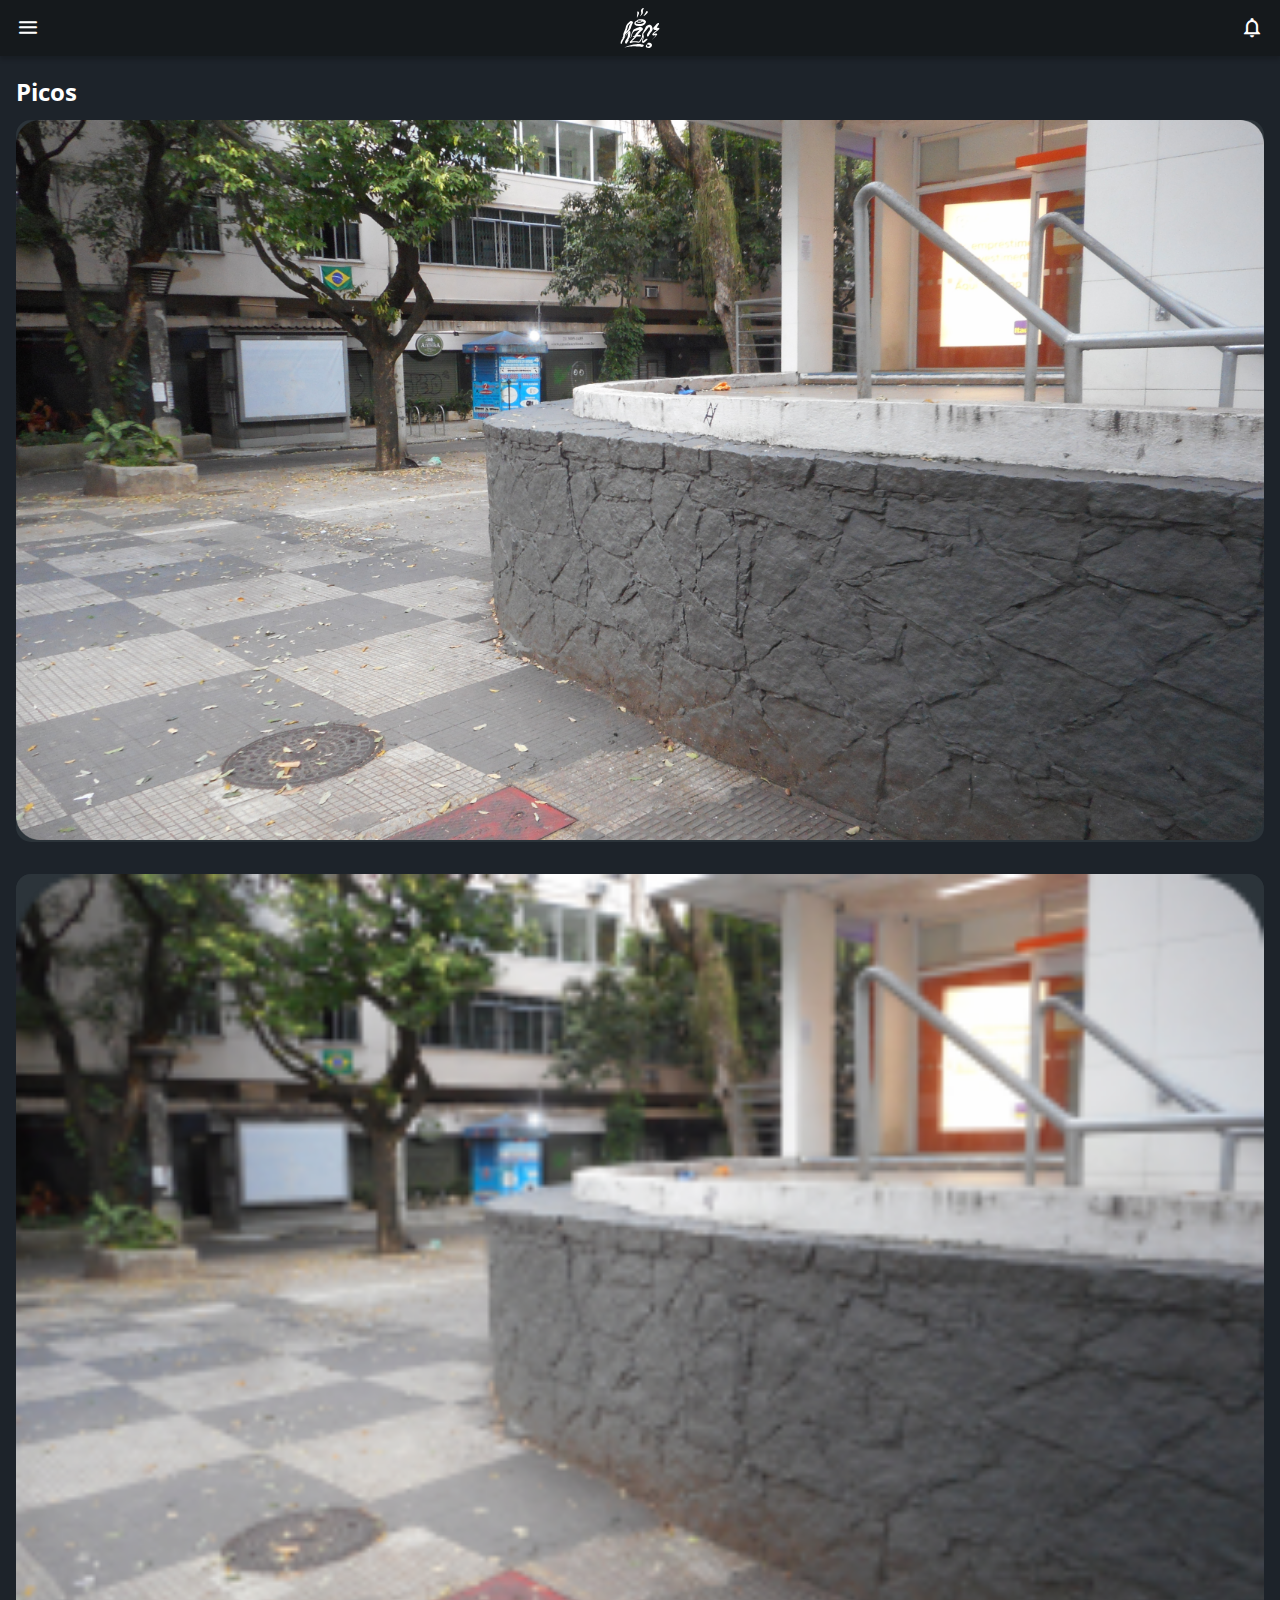
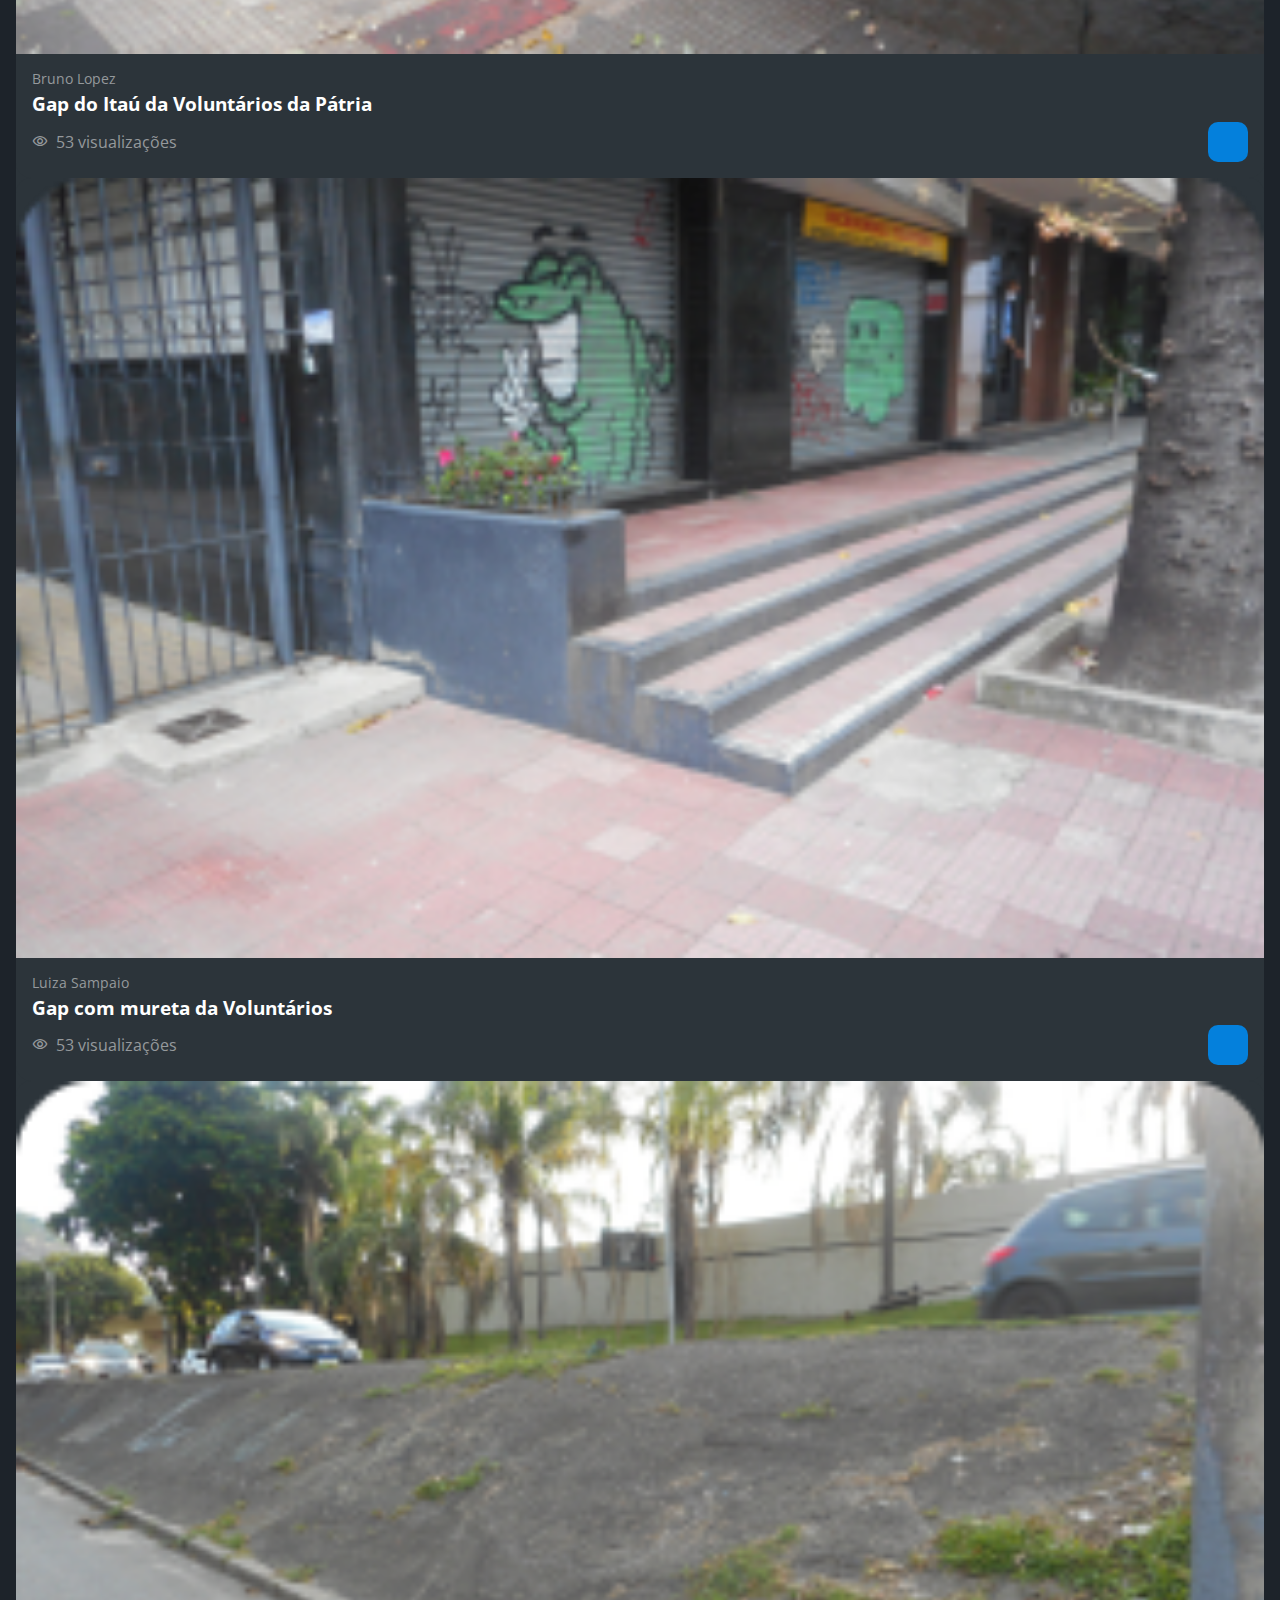
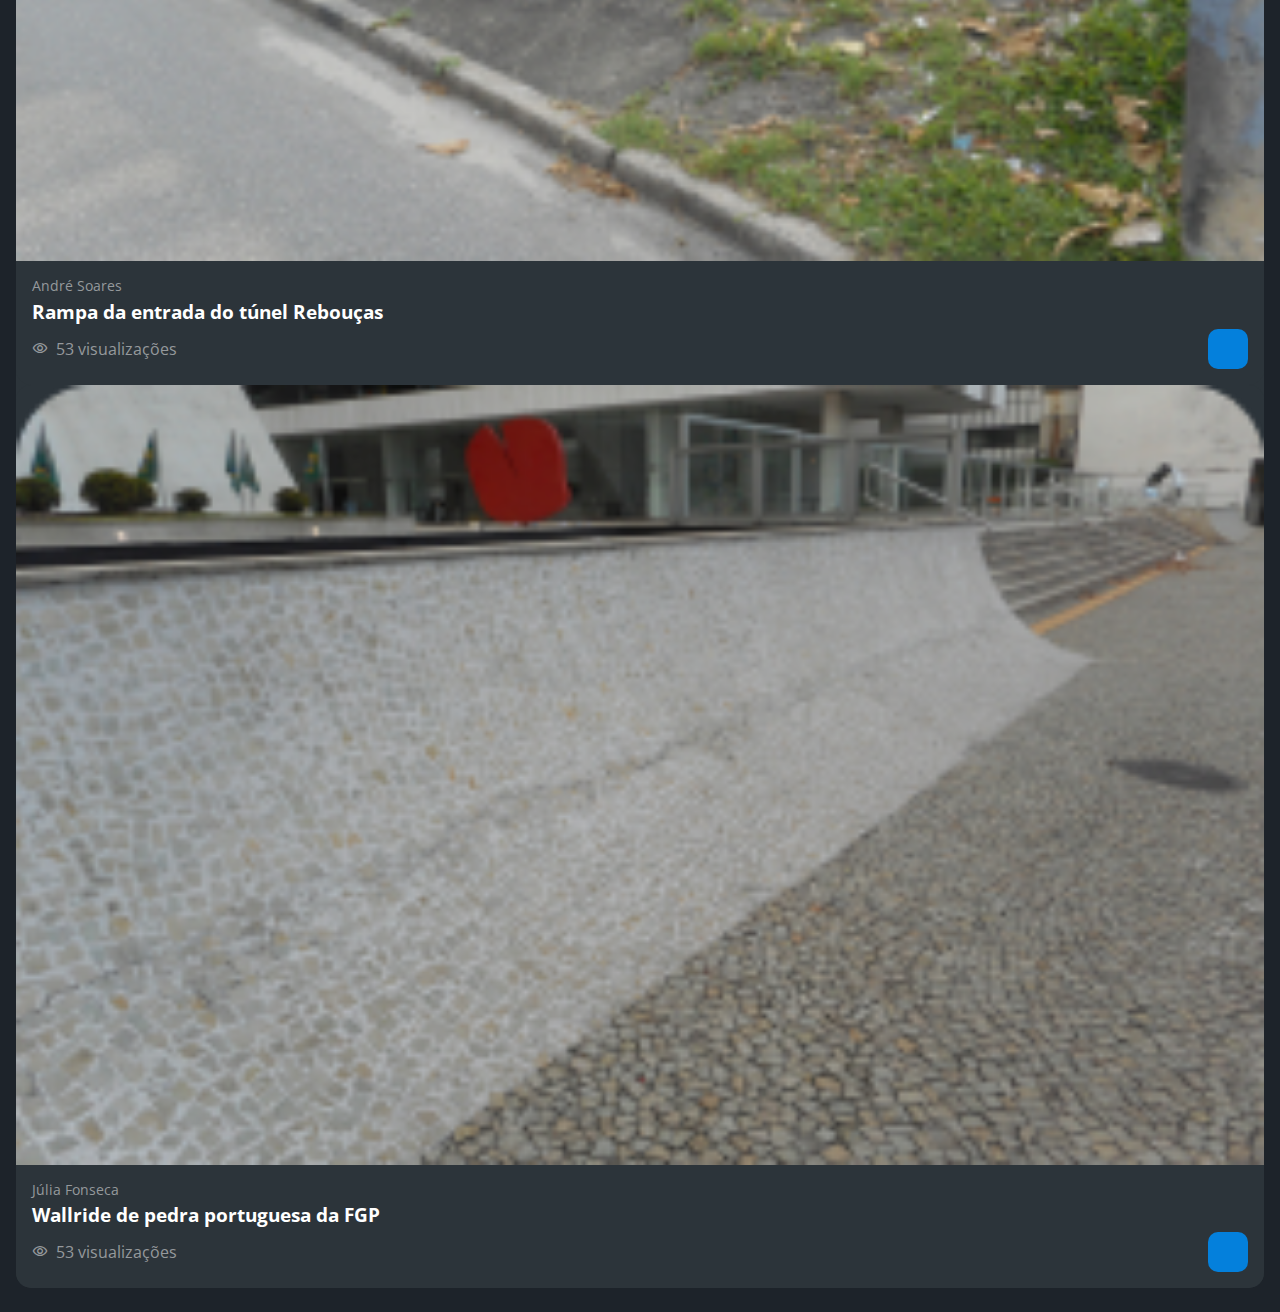
<file: pico-detalhes.html>
<!DOCTYPE html>
<html lang="pt-br">

<head>
    <meta charset="UTF-8">
    <meta http-equiv="X-UA-Compatible" content="IE=edge">
    <meta name="viewport" content="width=device-width, initial-scale=1.0">
    <title>HZC | Picos</title>

    <!-- Fonte -->
    <link rel="preconnect" href="https://fonts.googleapis.com">
    <link rel="preconnect" href="https://fonts.gstatic.com" crossorigin>
    <link rel="stylesheet" href="https://fonts.googleapis.com/css2?family=Open+Sans:wght@400;600;700&display=swap">

    <link rel="stylesheet" href="./style/reset.css">
    <link rel="stylesheet" href="./style/style.css">
</head>

<body>
    <header class="cabecalho">
        <button class="cabecalho__menu" aria-label="Menu"><i></i></button>
        <img src="./img/logo.svg" alt="Logotipo da HZC" class="cabecalho__logo">
        <p class="cabecalho__perfil">Bruno Lopez</p>
        <button class="cabecalho__notificacao" aria-label="Notificação"><i></i></button>
    </header>

    <nav class="menu-lateral">
        <img src="./img/logo.svg" alt="Logotipo da HZC" class="menu-lateral__logo">
        <a href="./index.html" class="menu-lateral__link menu-lateral__link--inicio">Ínicio</a>
        <a href="#" class="menu-lateral__link menu-lateral__link--videos">Vídeos</a>
        <a href="./picos.html" class="menu-lateral__link menu-lateral__link--picos menu-lateral__link--ativo">Picos</a>
        <a href="#" class="menu-lateral__link menu-lateral__link--integrantes">Integrantes</a>
        <a href="#" class="menu-lateral__link menu-lateral__link--camisas">Camisas</a>
        <a href="#" class="menu-lateral__link menu-lateral__link--pinturas">Pinturas</a>
    </nav>

    <main class="principal">
        <h2 class="titulo-pagina">Picos</h2>
        <article class="cartao cartao--destaque destaque-video">
            <img src="./img/pico-detalhes_1.png" alt="Pico" class="cartao__imagem">
        </article>

        <section class="cartao videos-recentes">
            <article class="cartao">
                <img src="./img/pico_1.png" alt="Vídeo" class="cartao__imagem">
                <div class="cartao__conteudo">
                    <p class="cartao__perfil">Bruno Lopez</p>
                    <h3 class="cartao__titulo">Gap do Itaú da Voluntários da Pátria</h3>
                    <p class="cartao__info cartao__info--visualizacao">53 visualizações</p>
                    <a href="./pico-detalhes.html" class="cartao__botao cartao__botao--pico"><button aria-label="Ver pico"></button></a>
                </div>
            </article>

            <article class="cartao">
                <img src="./img/pico_2.png" alt="Vídeo" class="cartao__imagem">
                <div class="cartao__conteudo">
                    <p class="cartao__perfil">Luiza Sampaio</p>
                    <h3 class="cartao__titulo">Gap com mureta da Voluntários</h3>
                    <p class="cartao__info cartao__info--visualizacao">53 visualizações</p>
                    <button class="cartao__botao cartao__botao--pico" aria-label="Ver pico"></button>
                </div>
            </article>

            <article class="cartao">
                <img src="./img/pico_3.png" alt="Vídeo" class="cartao__imagem">
                <div class="cartao__conteudo">
                    <p class="cartao__perfil">André Soares</p>
                    <h3 class="cartao__titulo">Rampa da entrada do túnel Rebouças</h3>
                    <p class="cartao__info cartao__info--visualizacao">53 visualizações</p>
                    <button class="cartao__botao cartao__botao--pico" aria-label="Ver pico"></button>
                </div>
            </article>

            <article class="cartao">
                <img src="./img/pico_4.png" alt="Vídeo" class="cartao__imagem">
                <div class="cartao__conteudo">
                    <p class="cartao__perfil">Júlia Fonseca</p>
                    <h3 class="cartao__titulo">Wallride de pedra portuguesa da FGP</h3>
                    <p class="cartao__info cartao__info--visualizacao">53 visualizações</p>
                    <button class="cartao__botao cartao__botao--pico" aria-label="Ver pico"></button>
                </div>
            </article>
        </section>
    </main>

    <script src="./script/script.js"></script>
</body>

</html>
</file>
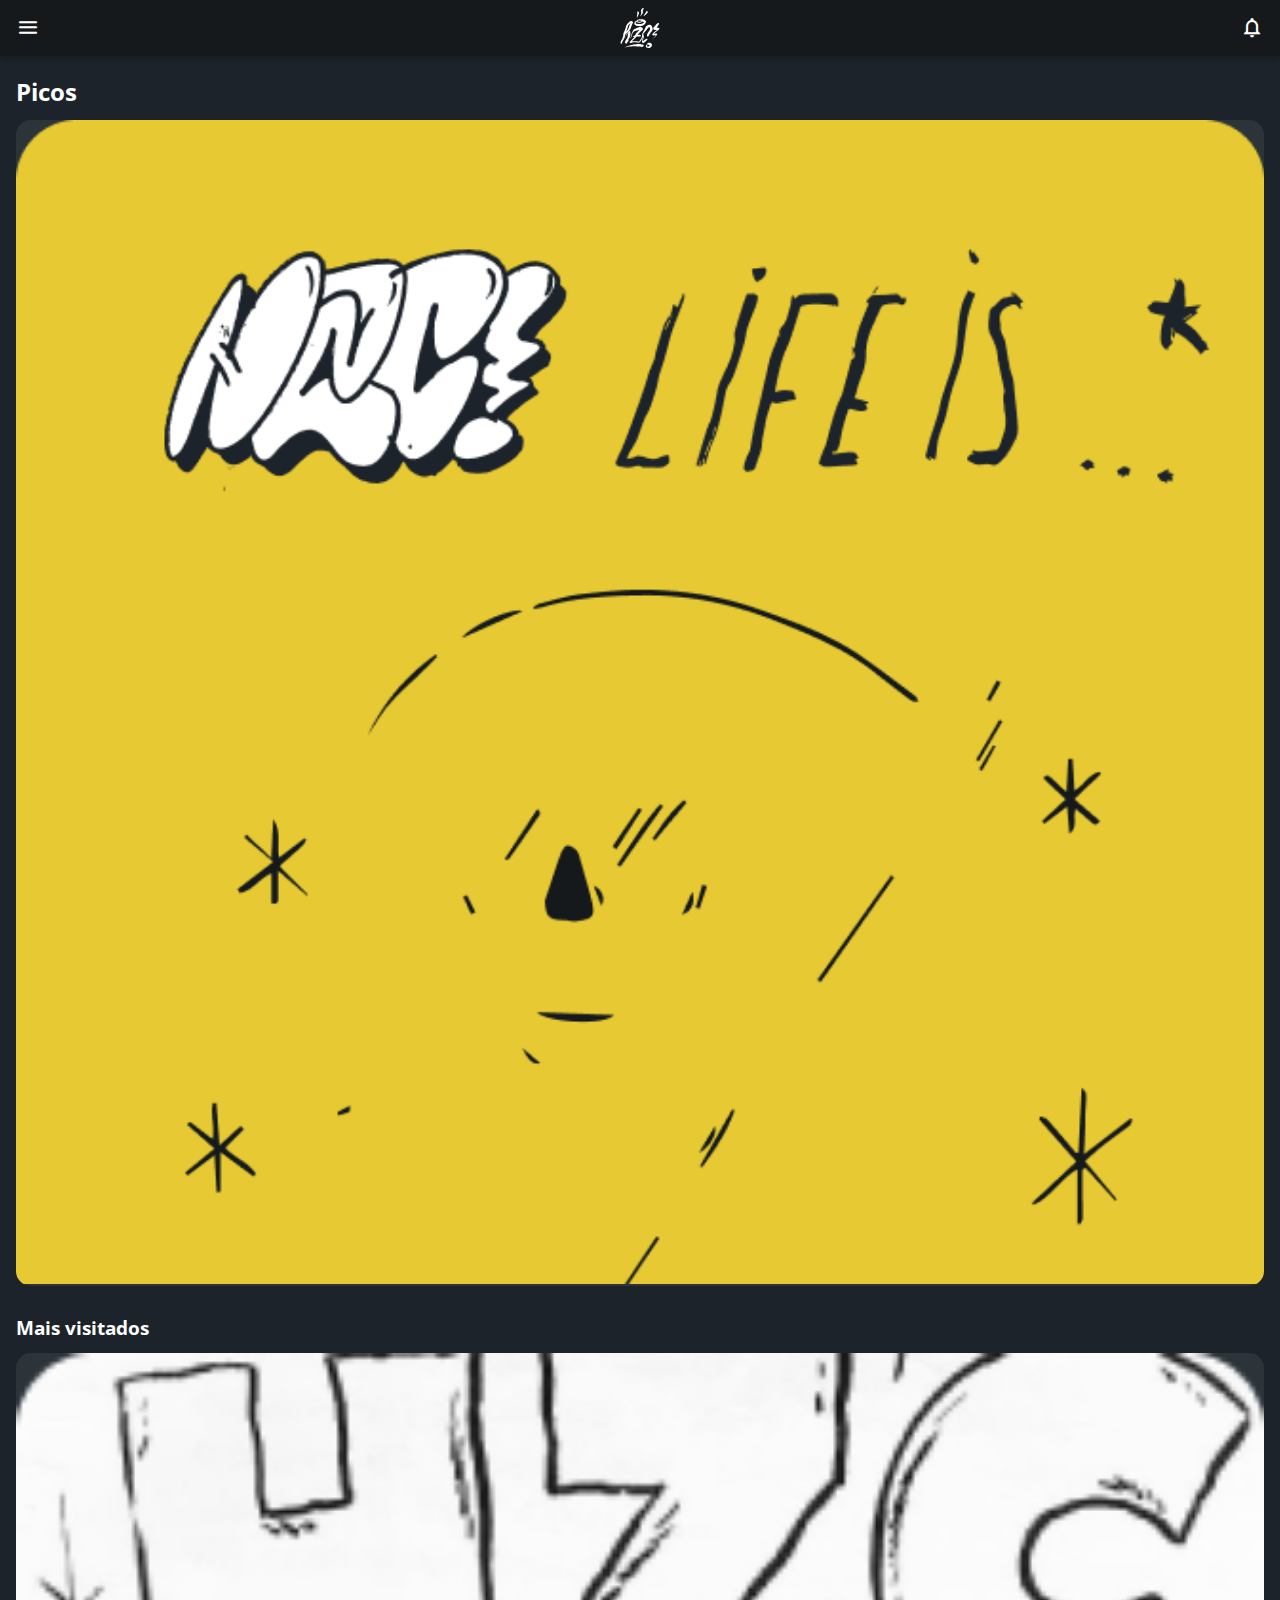
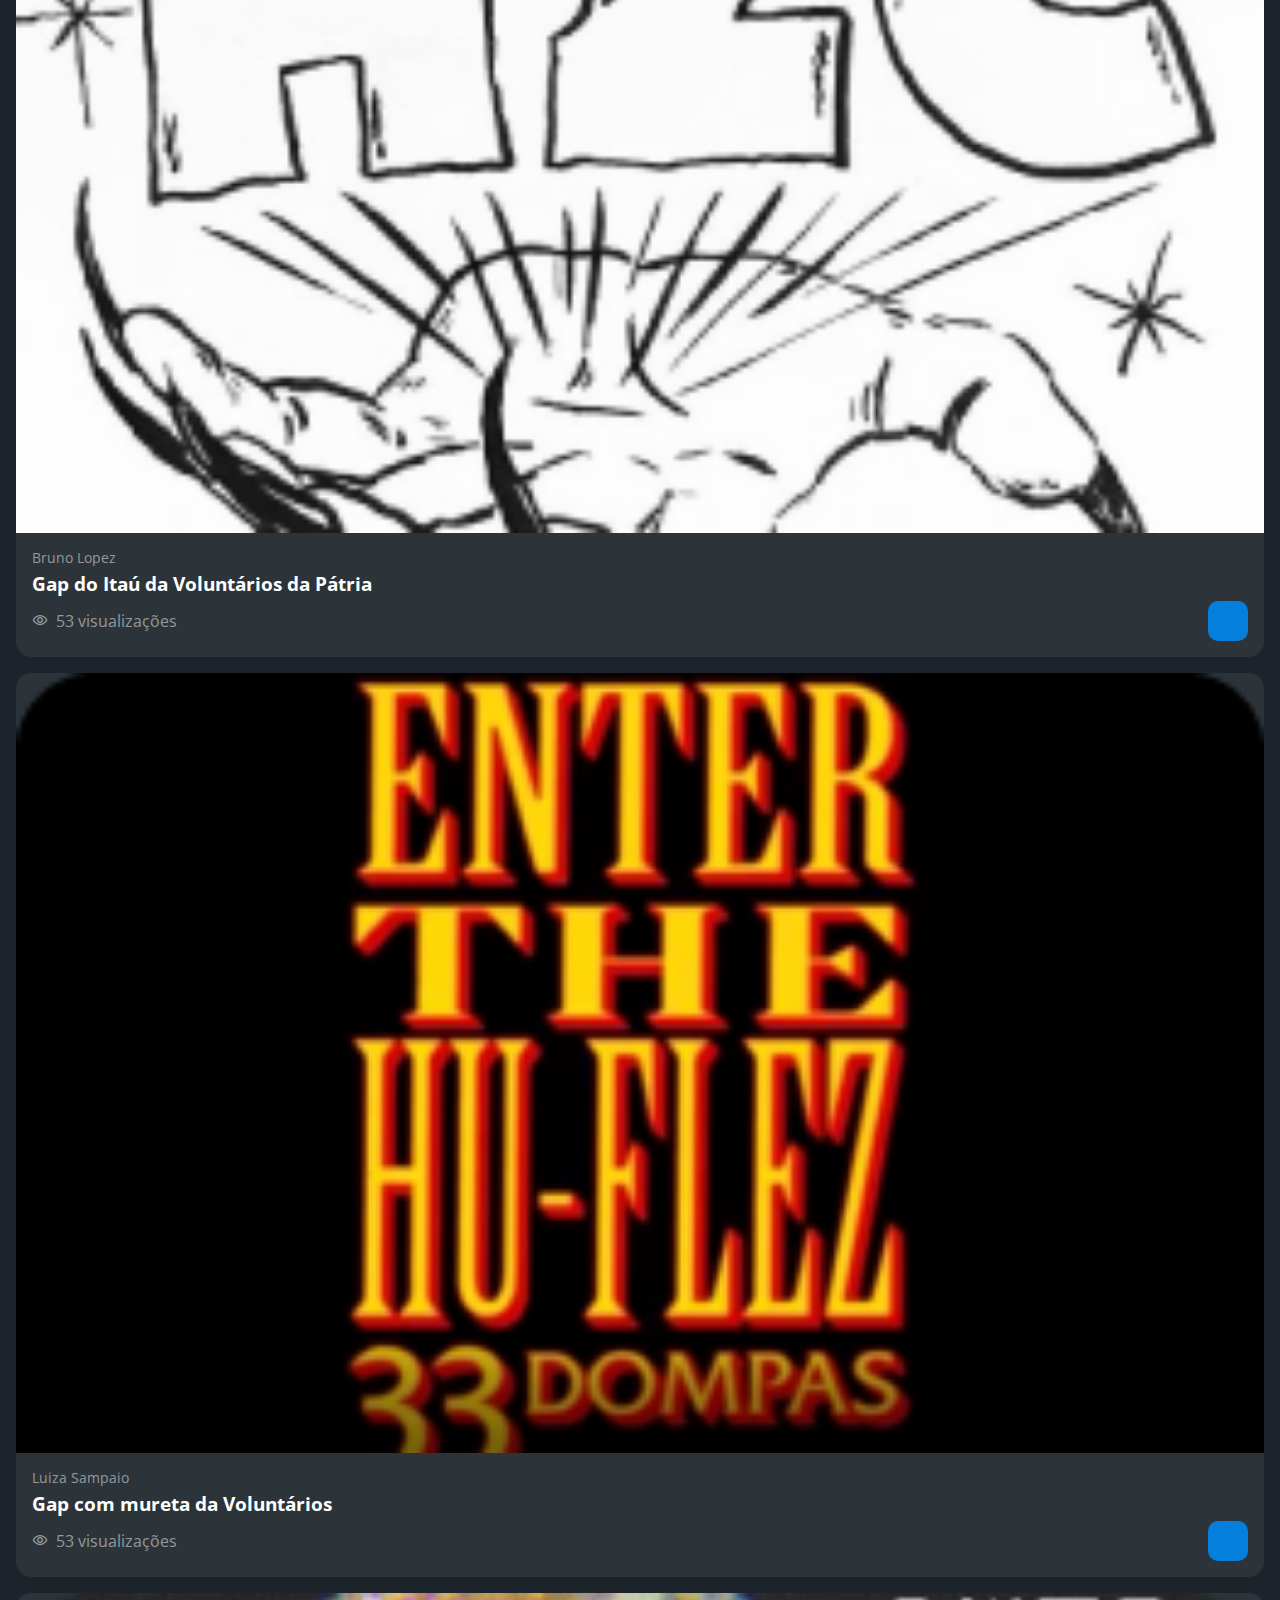
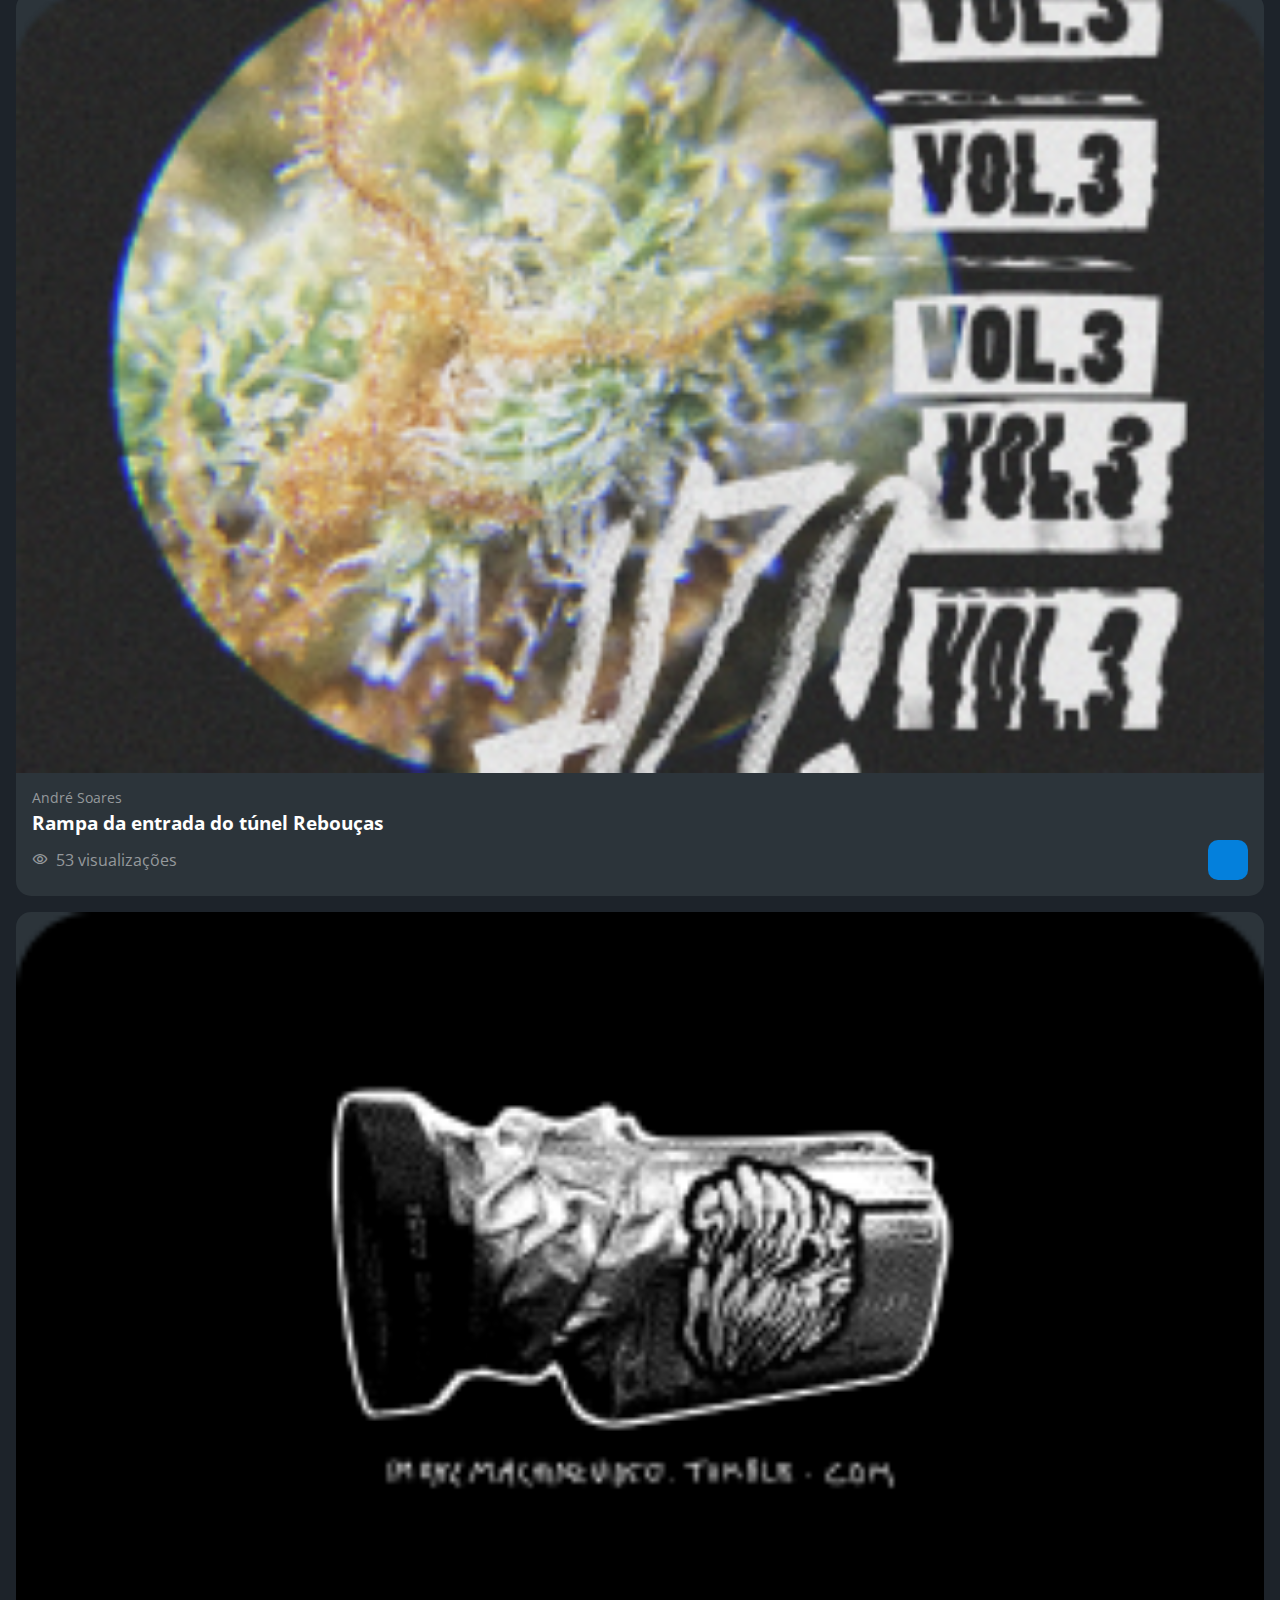
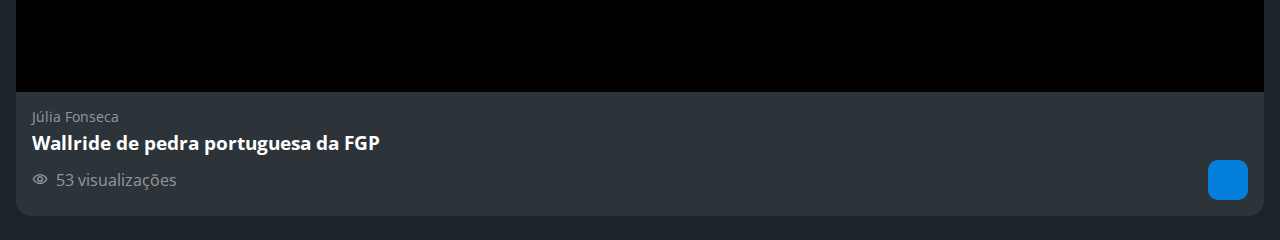
<file: picos.html>
<!DOCTYPE html>
<html lang="pt-br">

<head>
    <meta charset="UTF-8">
    <meta http-equiv="X-UA-Compatible" content="IE=edge">
    <meta name="viewport" content="width=device-width, initial-scale=1.0">
    <title>HZC | Picos</title>

    <!-- Fonte -->
    <link rel="preconnect" href="https://fonts.googleapis.com">
    <link rel="preconnect" href="https://fonts.gstatic.com" crossorigin>
    <link rel="stylesheet" href="https://fonts.googleapis.com/css2?family=Open+Sans:wght@400;600;700&display=swap">

    <link rel="stylesheet" href="./style/reset.css">
    <link rel="stylesheet" href="./style/style.css">
</head>

<body>
    <header class="cabecalho">
        <button class="cabecalho__menu" aria-label="Menu"><i></i></button>
        <img src="./img/logo.svg" alt="Logotipo da HZC" class="cabecalho__logo">
        <p class="cabecalho__perfil">Bruno Lopez</p>
        <button class="cabecalho__notificacao" aria-label="Notificação"><i></i></button>
    </header>

    <nav class="menu-lateral">
        <img src="./img/logo.svg" alt="Logotipo da HZC" class="menu-lateral__logo">
        <a href="./index.html" class="menu-lateral__link menu-lateral__link--inicio">Ínicio</a>
        <a href="#" class="menu-lateral__link menu-lateral__link--videos">Vídeos</a>
        <a href="./picos.html" class="menu-lateral__link menu-lateral__link--picos menu-lateral__link--ativo">Picos</a>
        <a href="#" class="menu-lateral__link menu-lateral__link--integrantes">Integrantes</a>
        <a href="#" class="menu-lateral__link menu-lateral__link--camisas">Camisas</a>
        <a href="#" class="menu-lateral__link menu-lateral__link--pinturas">Pinturas</a>
    </nav>

    <main class="principal">
        <h2 class="titulo-pagina">Picos</h2>
        <article class="cartao cartao--destaque destaque-video">
            <img src="./img/banner-mobile_1.png" alt="Banner do cartão" class="cartao__imagem cartao__imagem--mobile">
            <img src="./img/banner_1.png" alt="Banner do cartão" class="cartao__imagem cartao__imagem--desktop">
        </article>

        <article class="cartao cartao--recentes videos-recentes">
            <h3 class="cartao__titulo">Favoritos</h3>
            <a href="#" class="cartao__link">Ver todos</a>
            <ul class="cartao__lista">
                <li class="cartao__item">
                    <img src="./img/miniatura_1.png" alt="Thumbnail" class="cartao__item-thumbnail">
                    <h4 class="cartao__item-titulo">Wallride da FGP</h4>
                    <p class="cartao__item-perfil">Júlia Fonseca</p>
                </li>

                <li class="cartao__item">
                    <img src="./img/miniatura_2.png" alt="Thumbnail" class="cartao__item-thumbnail">
                    <h4 class="cartao__item-titulo">Borda de valores</h4>
                    <p class="cartao__item-perfil">Júlia Fonseca</p>
                </li>

                <li class="cartao__item">
                    <img src="./img/miniatura_3.png" alt="Thumbnail" class="cartao__item-thumbnail">
                    <h4 class="cartao__item-titulo">Wallride do Rebouças</h4>
                    <p class="cartao__item-perfil">Júlia Fonseca</p>
                </li>

                <li class="cartao__item">
                    <img src="./img/miniatura_4.png" alt="Thumbnail" class="cartao__item-thumbnail">
                    <h4 class="cartao__item-titulo">Segundo setor da Praça Mauá</h4>
                    <p class="cartao__item-perfil">Júlia Fonseca</p>
                </li>
            </ul>
        </article>

        <section class="secao secao-videos">
            <h3 class="titulo-secao">Mais visitados</h3>
            <article class="cartao">
                <img src="./img/video_1.png" alt="Vídeo" class="cartao__imagem">
                <div class="cartao__conteudo">
                    <p class="cartao__perfil">Bruno Lopez</p>
                    <h3 class="cartao__titulo">Gap do Itaú da Voluntários da Pátria</h3>
                    <p class="cartao__info cartao__info--visualizacao">53 visualizações</p>
                    <button class="cartao__botao cartao__botao--pico" aria-label="Ver pico"></button>
                </div>
            </article>

            <article class="cartao">
                <img src="./img/video_2.png" alt="Vídeo" class="cartao__imagem">
                <div class="cartao__conteudo">
                    <p class="cartao__perfil">Luiza Sampaio</p>
                    <h3 class="cartao__titulo">Gap com mureta da Voluntários</h3>
                    <p class="cartao__info cartao__info--visualizacao">53 visualizações</p>
                    <button class="cartao__botao cartao__botao--pico" aria-label="Ver pico"></button>
                </div>
            </article>

            <article class="cartao">
                <img src="./img/video_3.png" alt="Vídeo" class="cartao__imagem">
                <div class="cartao__conteudo">
                    <p class="cartao__perfil">André Soares</p>
                    <h3 class="cartao__titulo">Rampa da entrada do túnel Rebouças</h3>
                    <p class="cartao__info cartao__info--visualizacao">53 visualizações</p>
                    <button class="cartao__botao cartao__botao--pico" aria-label="Ver pico"></button>
                </div>
            </article>

            <article class="cartao">
                <img src="./img/video_4.png" alt="Vídeo" class="cartao__imagem">
                <div class="cartao__conteudo">
                    <p class="cartao__perfil">Júlia Fonseca</p>
                    <h3 class="cartao__titulo">Wallride de pedra portuguesa da FGP</h3>
                    <p class="cartao__info cartao__info--visualizacao">53 visualizações</p>
                    <button class="cartao__botao cartao__botao--pico" aria-label="Ver pico"></button>
                </div>
            </article>
        </section>
    </main>

    <script src="./script/script.js"></script>
</body>

</html>
</file>
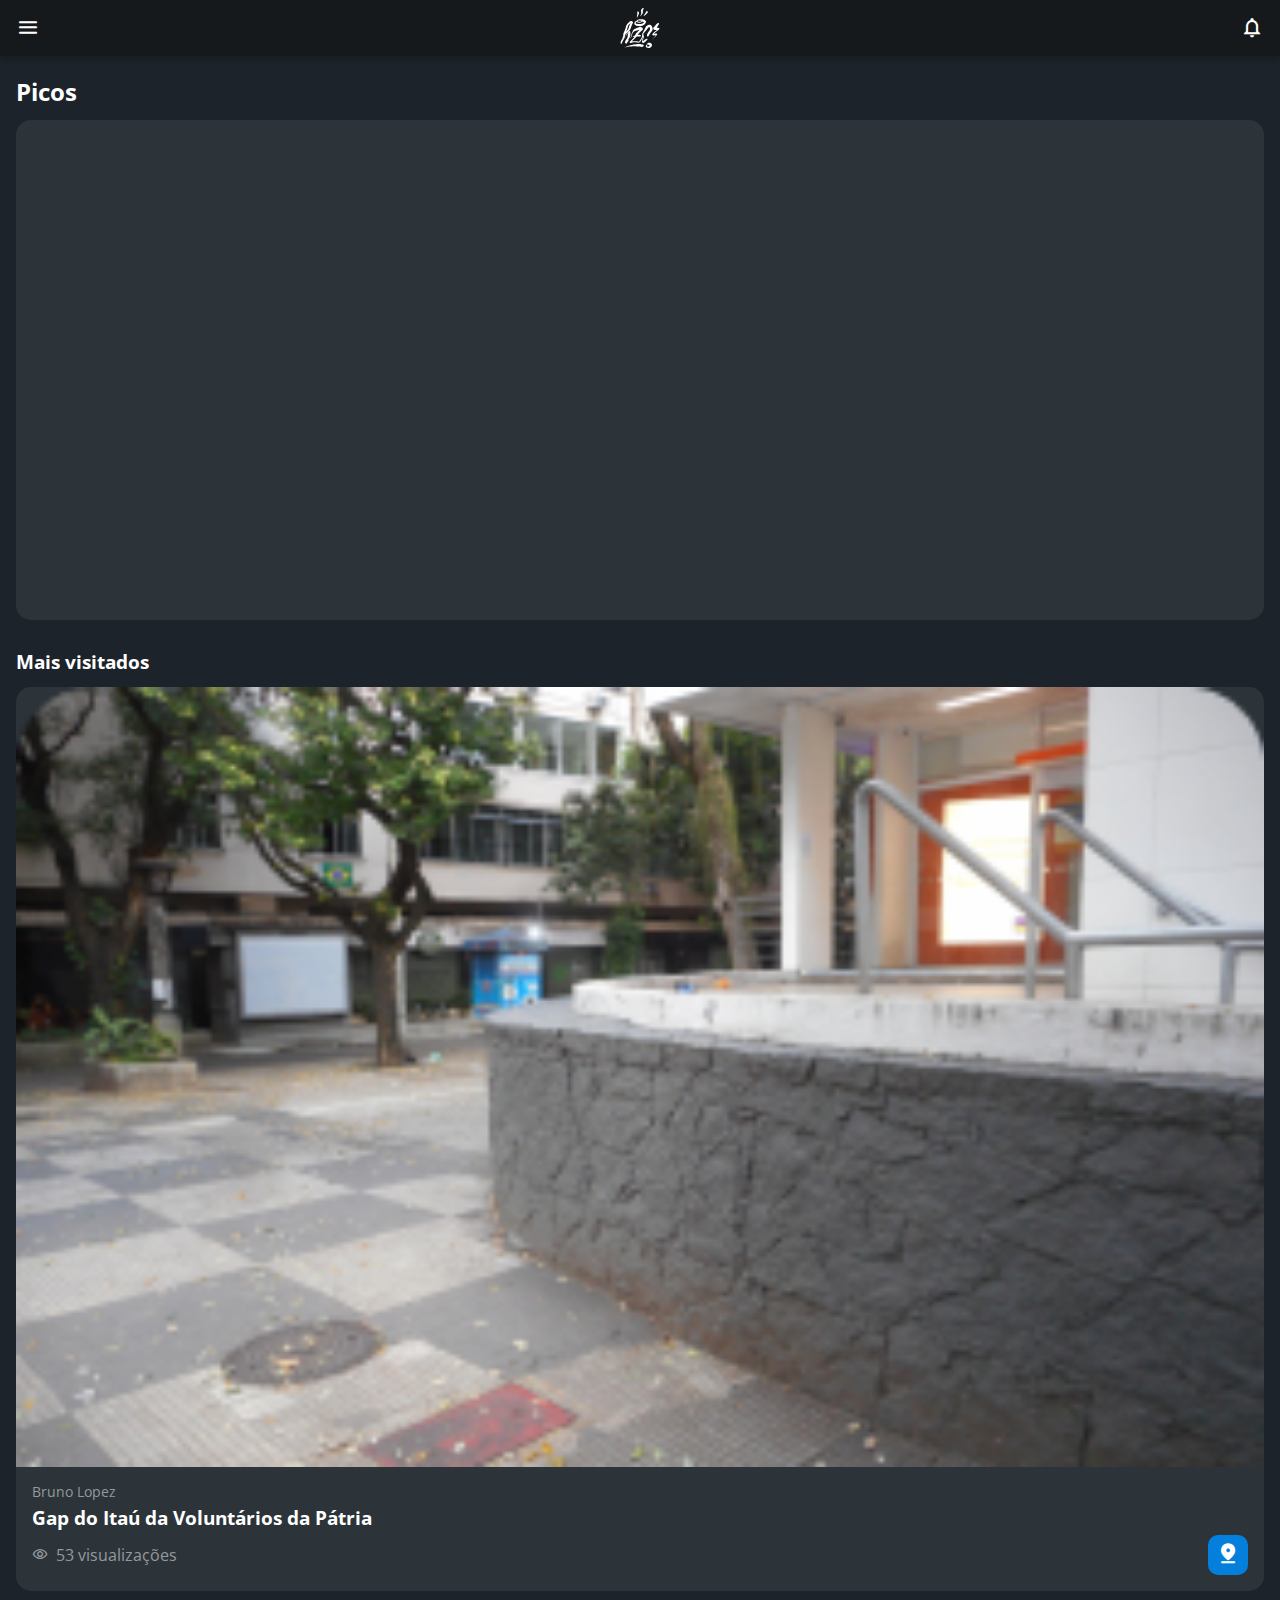
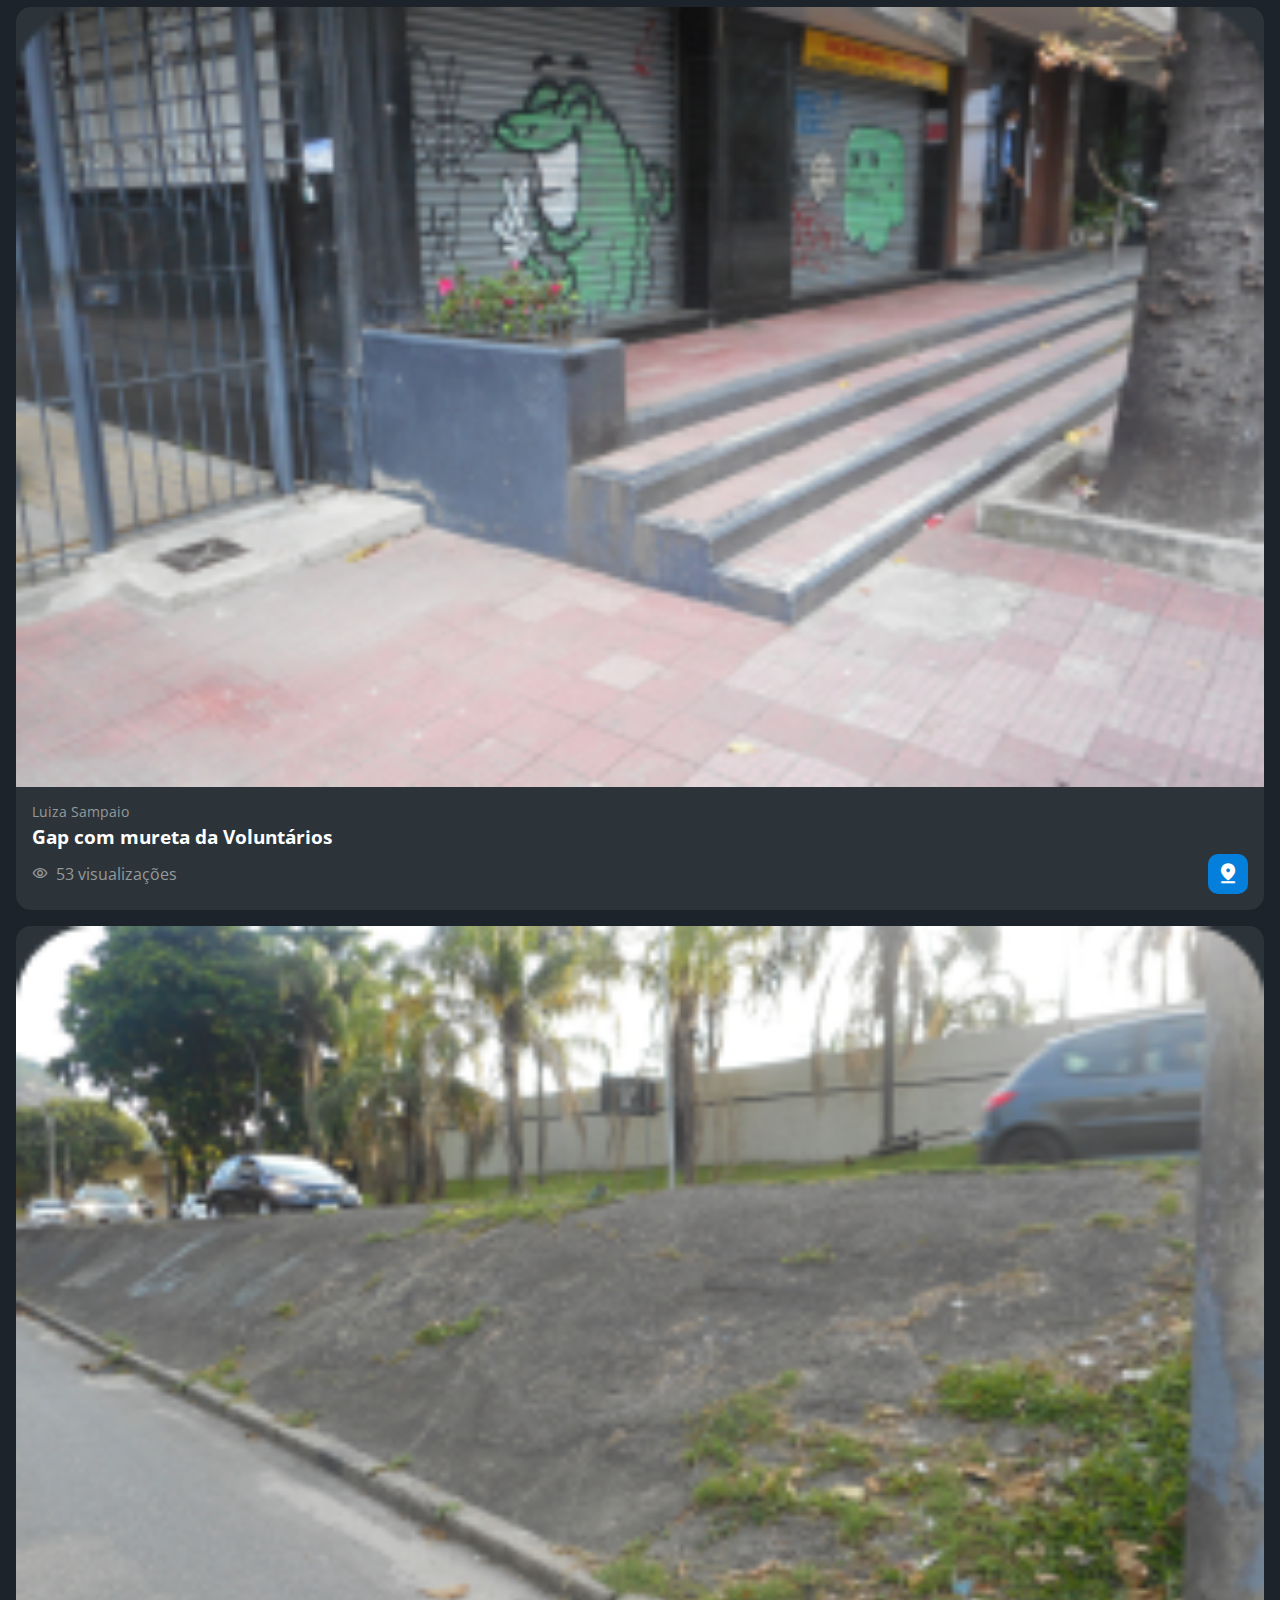
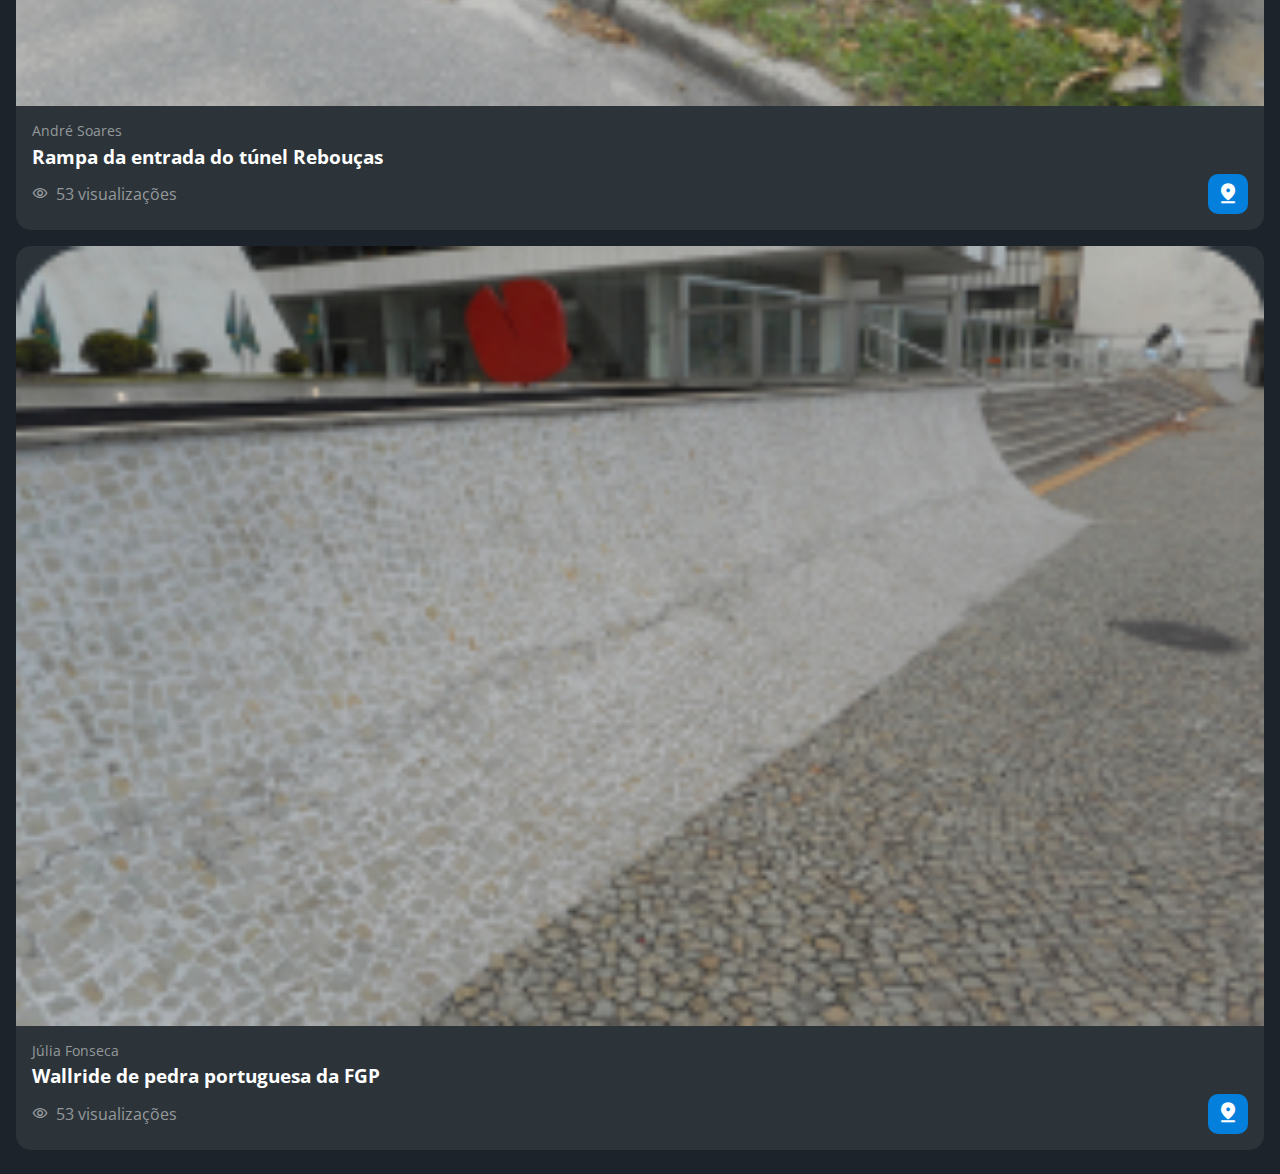
<file: src/picos.html>
<!DOCTYPE html>
<html lang="pt-br">

<head>
    <meta charset="UTF-8">
    <meta http-equiv="X-UA-Compatible" content="IE=edge">
    <meta name="viewport" content="width=device-width, initial-scale=1.0">
    <title>HZC | Picos</title>

    <!-- Fonte -->
    <link rel="preconnect" href="https://fonts.googleapis.com">
    <link rel="preconnect" href="https://fonts.gstatic.com" crossorigin>
    <link rel="stylesheet" href="https://fonts.googleapis.com/css2?family=Open+Sans:wght@400;600;700&display=swap">

    <link rel="stylesheet" href="./style/reset.css">
    <link rel="stylesheet" href="./style/style.css">
</head>

<body>
    <header class="cabecalho">
        <button class="cabecalho__menu" aria-label="Menu"><i></i></button>
        <img src="./img/logo.svg" alt="Logotipo da HZC" class="cabecalho__logo">
        <p class="cabecalho__perfil">Bruno Lopez</p>
        <button class="cabecalho__notificacao" aria-label="Notificação"><i></i></button>
    </header>

    <nav class="menu-lateral">
        <img src="./img/logo.svg" alt="Logotipo da HZC" class="menu-lateral__logo">
        <a href="./index.html" class="menu-lateral__link menu-lateral__link--inicio">Ínicio</a>
        <a href="#" class="menu-lateral__link menu-lateral__link--videos">Vídeos</a>
        <a href="./picos.html" class="menu-lateral__link menu-lateral__link--picos menu-lateral__link--ativo">Picos</a>
        <a href="#" class="menu-lateral__link menu-lateral__link--integrantes">Integrantes</a>
        <a href="#" class="menu-lateral__link menu-lateral__link--camisas">Camisas</a>
        <a href="#" class="menu-lateral__link menu-lateral__link--pinturas">Pinturas</a>
    </nav>

    <main class="principal">
        <h2 class="titulo-pagina">Picos</h2>
        <article class="cartao cartao--destaque destaque-video">
            <div class="cartao__imagem cartao__imagem--mobile cartao__mapa cartao__mapa--mobile">
                <iframe src="https://www.google.com/maps/embed?pb=!1m16!1m12!1m3!1d58686.70381561836!2d-45.884068614005926!3d-23.173156652239538!2m3!1f0!2f0!3f0!3m2!1i1024!2i768!4f13.1!2m1!1sskate!5e0!3m2!1spt-BR!2sbr!4v1671574397150!5m2!1spt-BR!2sbr" width="100%" height="100%" style="border:0;" allowfullscreen="" loading="lazy" referrerpolicy="no-referrer-when-downgrade"></iframe>
            </div>
            <div class="cartao__imagem cartao__imagem--desktop cartao__mapa">
                <iframe src="https://www.google.com/maps/embed?pb=!1m16!1m12!1m3!1d58686.70381561836!2d-45.884068614005926!3d-23.173156652239538!2m3!1f0!2f0!3f0!3m2!1i1024!2i768!4f13.1!2m1!1sskate!5e0!3m2!1spt-BR!2sbr!4v1671574397150!5m2!1spt-BR!2sbr" width="100%" height="100%" style="border:0;" allowfullscreen="" loading="lazy" referrerpolicy="no-referrer-when-downgrade"></iframe>
            </div>
        </article>

        <article class="cartao cartao--recentes videos-recentes">
            <h3 class="cartao__titulo">Favoritos</h3>
            <a href="#" class="cartao__link">Ver todos</a>
            <ul class="cartao__lista">
                <li class="cartao__item">
                    <img src="./img/favorito_1.png" alt="Thumbnail" class="cartao__item-thumbnail">
                    <h4 class="cartao__item-titulo">Wallride da FGP</h4>
                    <p class="cartao__item-perfil">Júlia Fonseca</p>
                </li>

                <li class="cartao__item">
                    <img src="./img/favorito_3.png" alt="Thumbnail" class="cartao__item-thumbnail">
                    <h4 class="cartao__item-titulo">Borda de valores</h4>
                    <p class="cartao__item-perfil">Júlia Fonseca</p>
                </li>

                <li class="cartao__item">
                    <img src="./img/favorito_2.png" alt="Thumbnail" class="cartao__item-thumbnail">
                    <h4 class="cartao__item-titulo">Wallride do Rebouças</h4>
                    <p class="cartao__item-perfil">Júlia Fonseca</p>
                </li>

                <li class="cartao__item">
                    <img src="./img/favorito_4.png" alt="Thumbnail" class="cartao__item-thumbnail">
                    <h4 class="cartao__item-titulo">Segundo setor da Praça Mauá</h4>
                    <p class="cartao__item-perfil">Júlia Fonseca</p>
                </li>
            </ul>
        </article>

        <section class="secao secao-videos">
            <h3 class="titulo-secao">Mais visitados</h3>
            <article class="cartao">
                <img src="./img/pico_1.png" alt="Vídeo" class="cartao__imagem">
                <div class="cartao__conteudo">
                    <p class="cartao__perfil">Bruno Lopez</p>
                    <h3 class="cartao__titulo">Gap do Itaú da Voluntários da Pátria</h3>
                    <p class="cartao__info cartao__info--visualizacao">53 visualizações</p>
                    <a href="./pico-detalhes.html" class="cartao__botao cartao__botao--pico"><button aria-label="Ver pico"></button></a>
                </div>
            </article>

            <article class="cartao">
                <img src="./img/pico_2.png" alt="Vídeo" class="cartao__imagem">
                <div class="cartao__conteudo">
                    <p class="cartao__perfil">Luiza Sampaio</p>
                    <h3 class="cartao__titulo">Gap com mureta da Voluntários</h3>
                    <p class="cartao__info cartao__info--visualizacao">53 visualizações</p>
                    <button class="cartao__botao cartao__botao--pico" aria-label="Ver pico"></button>
                </div>
            </article>

            <article class="cartao">
                <img src="./img/pico_3.png" alt="Vídeo" class="cartao__imagem">
                <div class="cartao__conteudo">
                    <p class="cartao__perfil">André Soares</p>
                    <h3 class="cartao__titulo">Rampa da entrada do túnel Rebouças</h3>
                    <p class="cartao__info cartao__info--visualizacao">53 visualizações</p>
                    <button class="cartao__botao cartao__botao--pico" aria-label="Ver pico"></button>
                </div>
            </article>

            <article class="cartao">
                <img src="./img/pico_4.png" alt="Vídeo" class="cartao__imagem">
                <div class="cartao__conteudo">
                    <p class="cartao__perfil">Júlia Fonseca</p>
                    <h3 class="cartao__titulo">Wallride de pedra portuguesa da FGP</h3>
                    <p class="cartao__info cartao__info--visualizacao">53 visualizações</p>
                    <button class="cartao__botao cartao__botao--pico" aria-label="Ver pico"></button>
                </div>
            </article>
        </section>
    </main>

    <script src="./script/script.js"></script>
</body>

</html>
</file>
<file: style/style.css>
@font-face {
    font-family: 'icones';
    src: url(../font/icones.ttf);
}

body {
    background-color: #1D232A;
    font-family: 'Open Sans', 'icones', sans-serif;
    color: #fff;
}

.cabecalho {
    display: flex;
    justify-content: space-between;
    align-items: center;
    background-color: #15191C;
    padding: 8px 16px;
    box-shadow: 0px 4px 4px rgba(0, 0, 0, 0.16);
}

.cabecalho__menu i::before {
    content: "\e904"; /* ícone */
    font-size: 24px;
}

.cabecalho__notificacao i::before {
    content: "\e906";
    font-size: 24px;
}

.cabecalho__logo {
    width: 40px;
}

.cabecalho__perfil {
    display: none;
}

.menu-lateral {
    display: flex;
    flex-direction: column; 
    background-color: #15191C;
    width: 75vw;
    height: 100vh;

    position: absolute;
    left: -100vw;
    transition: .25s;
}

.menu-lateral--ativo {
    left: 0;
    transition: .25s;
}

.menu-lateral__logo {
    width: 118px;
    align-self: center; /* alinha apenas este item da família flexbox */
    padding: 16px;
}

.menu-lateral__link {
    height: 64px;
    color: #95999C;
    padding-left: 64px;
    display: flex;
    align-items: center;
}

.menu-lateral__link--ativo {
    color: #fff;
    padding-left: 56px;
    border-left: 8px solid #fff;
}

.menu-lateral__link::before {
    content: "\e900";
    width: 24px;
    height: 24px;
    font-size: 24px;
    position: absolute;
    left: 24px;
}

.menu-lateral__link--inicio::before {
    content: "\e902";
}

.menu-lateral__link--videos::before {
    content: "\e90e";
}

.menu-lateral__link--picos::before {
    content: "\e909";
}

.menu-lateral__link--integrantes::before {
    content: "\e903";
}

.menu-lateral__link--camisas::before {
    content: "\e900";
}

.menu-lateral__link--pinturas::before {
    content: "\e90a";
}

.principal {
    padding: 24px 16px;
    display: grid;
    gap: 16px;
}

.titulo-pagina {
    font-size: 1.5rem;
    font-weight: 700;
}

.titulo-secao {
    font-size: 1.2rem;
    font-weight: 700;
}

.cartao {
    width: 100%;
    border-radius: 15px;
    overflow: hidden;
    background-color: #2C343A;
}

.cartao__imagem--desktop {
    display: none;
}

.cartao--destaque {
    margin-bottom: 16px;
}

.cartao__conteudo {
    padding: 16px;
    display: grid;
    grid-template-columns: auto 1fr; /* número de colunas */
    /* fr: colunas de mesmo tamanho */
    /* auto: o tamanho da coluna se ajusta ao tamanho do elemento */
    gap: 8px; /* espaço entre elementos (linhas e colunas) */
}

.cartao__destaque {
    grid-column: span 2; /* elemento ocupa duas colunas */
}

.cartao__titulo {
    font-size: 1.2rem;
    font-weight: 700;
    grid-column: span 2;
}

.cartao__perfil {
    color: #95999C;
    font-size: .9rem;
    grid-column: span 2;
}

.cartao__info {
    display: flex;
    align-items: center;
    color: #95999C;
}

.cartao__info--tempo::before {
    content: "\e90c";
    margin-right: 8px;
}

.cartao__info--visualizacao::before {
    content: "\e90f";
    margin-right: 8px;
}

.cartao__info--moeda::before {
    content: "\e905";
    margin-right: 8px;
}

.cartao__botao {
    display: flex;
    justify-content: center;
    align-items: center;
    background-color: #0480DC;
    width: 40px;
    height: 40px;
    border-radius: 10px;
    font-size: .9rem;
    justify-self: flex-end;
}

.cartao__botao--play::before {
    content: "\e90b";
    font-size: 24px;
}

.cartao__botao--carrinho::before {
    content: "\e901";
    font-size: 24px;
}

.cartao__botao--destaque {
    width: 100%;
    grid-column: span 2;
}

.cartao__botao--destaque::before {
    margin-right: 8px;
}

.cartao--recentes {
    display: none;
}

.secao {
    display: grid;
    gap: 16px;
}

/* Versão desktop */
@media screen and (min-width: 1300px) {
    body {
        display: grid;
        grid-template-columns: auto 1fr;
    }
    
    .cabecalho {
        background-color: #1D232A;
        display: grid;
        column-gap: 32px;
        grid-template-columns: 1fr auto;
        padding: 16px 60px;
        height: 80px;
        box-sizing: border-box;
        grid-column: 2; /* ocupa a segunda coluna */
    }

    .cabecalho__menu {
        display: none;
    }

    .cabecalho__logo {
        display: none;
    }

    .cabecalho__perfil {
        display: grid;
        grid-template-columns: repeat(3, auto); /* três colunas com valor auto */
        column-gap: 8px; /* espaçamento entre colunas */
        align-items: center;
        justify-self: flex-end;
        color: #95999C;
        padding: 8px 32px;
        border-right: 1px solid #95999C;
    }

    .cabecalho__perfil::before {
        content: "";
        display: block;
        width: 32px;
        height: 32px;
        background-image: url(../img/profile_2.png);
        background-size: contain; /* dimensiona a imagem o máximo possível dentro do container sem cortar ou esticar, se o container for maior, a imagem se repete */
        background-repeat: no-repeat; /* imagem não se repete */
        background-position: center;
    }

    .cabecalho__perfil::after {
        content: "\e90d";
        color: #fff;
        font-size: 1.5rem;
    }

    .menu-lateral {
        position: static; /* padrão */
        width: 200px;
        grid-column: 1; /* ocupa a primeira coluna */
        grid-row: 1 / span 2; /* começa na primeira linha e ocupa duas linhas*/
    }

    .principal {
        display: grid;
        grid-template-columns: auto 1fr auto;
        grid-template-areas: 
            "titulo-pagina titulo-pagina titulo-pagina"
            "destaque-video destaque-video videos-recentes"
            "secao-videos secao-videos secao-videos"
            "produtos-recentes destaque-produtos destaque-produtos"
            "secao-produtos secao-produtos secao-produtos"
        ;
        column-gap: 32px;
        padding: 16px 60px;
        grid-column: 2;
    }

    .titulo-secao {
        grid-column: span 4;
    }

    .cartao--destaque {
        margin-bottom: 0;
    }

    .cartao__imagem--mobile {
        display: none;
    }

    .cartao__imagem--desktop {
        display: block;
    }

    .cartao__botao--destaque {
        grid-column: auto;
        padding: 16px 8px;
    }

    .cartao--recentes {
        display: grid;
        grid-template-columns: auto auto;
        align-items: center;
        row-gap: 24px;
        width: 256px;
        padding: 16px;
        box-sizing: border-box;
        align-self: flex-start;
    }

    .cartao--recentes .cartao__titulo {
        grid-column: auto;
    }

    .cartao__link {
        font-size: .8rem;
        font-weight: 600;
        color: #0480DC;
        justify-self: flex-end;
    }

    .cartao__lista {
        display: grid;
        row-gap: 16px;
        grid-column: span 2; /* ocupa duas colunas */

    }

    .cartao__item {
        display: grid;
        grid-template-columns: auto 1fr;
        gap: 8px;
    }

    .cartao__item-thumbnail {
        width: 32px;
        grid-row: span 2;
    }

    .cartao__item-titulo {
        font-size: .9rem;
        line-height: 1.2rem;
        font-weight: 700;
    }

    .cartao__item-perfil {
        font-size: .8rem;
        color: #95999C;
    }

    .secao {
        grid-template-columns: repeat(4, 1fr);
    }

    .destaque-video {
        grid-area: destaque-video;
    }
    
    .videos-recentes {
        grid-area: videos-recentes;
    }
    
    .secao-videos {
        grid-area: secao-videos;
    }
    
    .destaque-produtos {
        grid-area: destaque-produtos;
    }
    
    .produtos-recentes {
        grid-area: produtos-recentes;
    }
    
    .secao-produtos {
        grid-area: secao-produtos;
    }
}
</file>
<file: src/style/style.css>
@font-face {
    font-family: 'icones';
    src: url(../font/icones.ttf);
}

body {
    background-color: #1D232A;
    font-family: 'Open Sans', 'icones', sans-serif;
    color: #fff;
}

.cabecalho {
    display: flex;
    justify-content: space-between;
    align-items: center;
    background-color: #15191C;
    padding: 8px 16px;
    box-shadow: 0px 4px 4px rgba(0, 0, 0, 0.16);
}

.cabecalho__menu i::before {
    content: "\e904"; /* ícone */
    font-size: 24px;
}

.cabecalho__notificacao i::before {
    content: "\e906";
    font-size: 24px;
}

.cabecalho__logo {
    width: 40px;
}

.cabecalho__perfil {
    display: none;
}

.menu-lateral {
    display: flex;
    flex-direction: column; 
    background-color: #15191C;
    width: 75vw;
    height: 100vh;

    position: absolute;
    left: -100vw;
    transition: .25s;
}

.menu-lateral--ativo {
    left: 0;
    transition: .25s;
}

.menu-lateral__logo {
    width: 118px;
    align-self: center; /* alinha apenas este item da família flexbox */
    padding: 16px;
}

.menu-lateral__link {
    height: 64px;
    color: #95999C;
    padding-left: 64px;
    display: flex;
    align-items: center;
}

.menu-lateral__link--ativo {
    color: #fff;
    padding-left: 56px;
    border-left: 8px solid #fff;
}

.menu-lateral__link::before {
    content: "\e900";
    width: 24px;
    height: 24px;
    font-size: 24px;
    position: absolute;
    left: 24px;
}

.menu-lateral__link--inicio::before {
    content: "\e902";
}

.menu-lateral__link--videos::before {
    content: "\e90e";
}

.menu-lateral__link--picos::before {
    content: "\e909";
}

.menu-lateral__link--integrantes::before {
    content: "\e903";
}

.menu-lateral__link--camisas::before {
    content: "\e900";
}

.menu-lateral__link--pinturas::before {
    content: "\e90a";
}

.principal {
    padding: 24px 16px;
    display: grid;
    gap: 16px;
}

.titulo-pagina {
    font-size: 1.5rem;
    font-weight: 700;
}

.titulo-secao {
    font-size: 1.2rem;
    font-weight: 700;
}

.cartao {
    width: 100%;
    border-radius: 15px;
    overflow: hidden;
    background-color: #2C343A;
}

.cartao__imagem--desktop {
    display: none;
} 

.cartao--destaque {
    margin-bottom: 16px;
}

.cartao__conteudo {
    padding: 16px;
    display: grid;
    grid-template-columns: auto 1fr; /* número de colunas */
    /* fr: colunas de mesmo tamanho */
    /* auto: o tamanho da coluna se ajusta ao tamanho do elemento */
    gap: 8px; /* espaço entre elementos (linhas e colunas) */
}

.cartao__destaque {
    grid-column: span 2; /* elemento ocupa duas colunas */
}

.cartao__mapa {
    height: 100%;
}

.cartao__mapa--mobile {
    height: 500px;
}

.cartao__titulo {
    font-size: 1.2rem;
    font-weight: 700;
    grid-column: span 2;
}

.cartao__perfil {
    color: #95999C;
    font-size: .9rem;
    grid-column: span 2;
}

.cartao__info {
    display: flex;
    align-items: center;
    color: #95999C;
}

.cartao__info--tempo::before {
    content: "\e90c";
    margin-right: 8px;
}

.cartao__info--visualizacao::before {
    content: "\e90f";
    margin-right: 8px;
}

.cartao__info--moeda::before {
    content: "\e905";
    margin-right: 8px;
}

.cartao__botao {
    display: flex;
    justify-content: center;
    align-items: center;
    background-color: #0480DC;
    width: 40px;
    height: 40px;
    border-radius: 10px;
    font-size: .9rem;
    justify-self: flex-end;
    cursor: pointer;
}

.cartao__botao--play::before {
    content: "\e90b";
    font-size: 24px;
}

.cartao__botao--carrinho::before {
    content: "\e901";
    font-size: 24px;
}

.cartao__botao--pico::before {
    content: "\e908";
    font-size: 24px;
}

.cartao__botao--destaque {
    width: 100%;
    grid-column: span 2;
}

.cartao__botao--destaque::before {
    margin-right: 8px;
}

.cartao--recentes {
    display: none;
}

.secao {
    display: grid;
    gap: 16px;
}

/* Versão desktop */
@media screen and (min-width: 1300px) {
    body {
        display: grid;
        grid-template-columns: auto 1fr;
    }
    
    .cabecalho {
        background-color: #1D232A;
        display: grid;
        column-gap: 32px;
        grid-template-columns: 1fr auto;
        padding: 16px 60px;
        height: 80px;
        box-sizing: border-box;
        grid-column: 2; /* ocupa a segunda coluna */
    }

    .cabecalho__menu {
        display: none;
    }

    .cabecalho__logo {
        display: none;
    }

    .cabecalho__perfil {
        display: grid;
        grid-template-columns: repeat(3, auto); /* três colunas com valor auto */
        column-gap: 8px; /* espaçamento entre colunas */
        align-items: center;
        justify-self: flex-end;
        color: #95999C;
        padding: 8px 32px;
        border-right: 1px solid #95999C;
    }

    .cabecalho__perfil::before {
        content: "";
        display: block;
        width: 32px;
        height: 32px;
        background-image: url(../img/profile_2.png);
        background-size: contain; /* dimensiona a imagem o máximo possível dentro do container sem cortar ou esticar, se o container for maior, a imagem se repete */
        background-repeat: no-repeat; /* imagem não se repete */
        background-position: center;
    }

    .cabecalho__perfil::after {
        content: "\e90d";
        color: #fff;
        font-size: 1.5rem;
    }

    .menu-lateral {
        position: static; /* padrão */
        width: 200px;
        grid-column: 1; /* ocupa a primeira coluna */
        grid-row: 1 / span 2; /* começa na primeira linha e ocupa duas linhas*/
    }

    .principal {
        display: grid;
        grid-template-columns: auto 1fr auto;
        grid-template-areas: 
            "titulo-pagina titulo-pagina titulo-pagina"
            "destaque-video destaque-video videos-recentes"
            "secao-videos secao-videos secao-videos"
            "produtos-recentes destaque-produtos destaque-produtos"
            "secao-produtos secao-produtos secao-produtos"
        ;
        column-gap: 32px;
        padding: 16px 60px;
        grid-column: 2;
    }

    .titulo-secao {
        grid-column: span 4;
    }

    .cartao--destaque {
        margin-bottom: 0;
    }

    .cartao__imagem--mobile {
        display: none;
    }

    .cartao__imagem--desktop {
        display: block;
    }

    .cartao__botao--destaque {
        grid-column: auto;
        padding: 16px 8px;
    }

    .cartao--recentes {
        display: grid;
        grid-template-columns: auto auto;
        align-items: center;
        row-gap: 24px;
        width: 256px;
        padding: 16px;
        box-sizing: border-box;
        align-self: flex-start;
    }

    .cartao--recentes .cartao__titulo {
        grid-column: auto;
    }

    .cartao__link {
        font-size: .8rem;
        font-weight: 600;
        color: #0480DC;
        justify-self: flex-end;
    }

    .cartao__lista {
        display: grid;
        row-gap: 16px;
        grid-column: span 2; /* ocupa duas colunas */

    }

    .cartao__item {
        display: grid;
        grid-template-columns: auto 1fr;
        gap: 8px;
    }

    .cartao__item-thumbnail {
        width: 32px;
        grid-row: span 2;
    }

    .cartao__item-titulo {
        font-size: .9rem;
        line-height: 1.2rem;
        font-weight: 700;
    }

    .cartao__item-perfil {
        font-size: .8rem;
        color: #95999C;
    }

    .secao {
        grid-template-columns: repeat(4, 1fr);
    }

    .destaque-video {
        grid-area: destaque-video;
    }
    
    .videos-recentes {
        grid-area: videos-recentes;
    }
    
    .secao-videos {
        grid-area: secao-videos;
    }
    
    .destaque-produtos {
        grid-area: destaque-produtos;
    }
    
    .produtos-recentes {
        grid-area: produtos-recentes;
    }
    
    .secao-produtos {
        grid-area: secao-produtos;
    }
}
</file>
